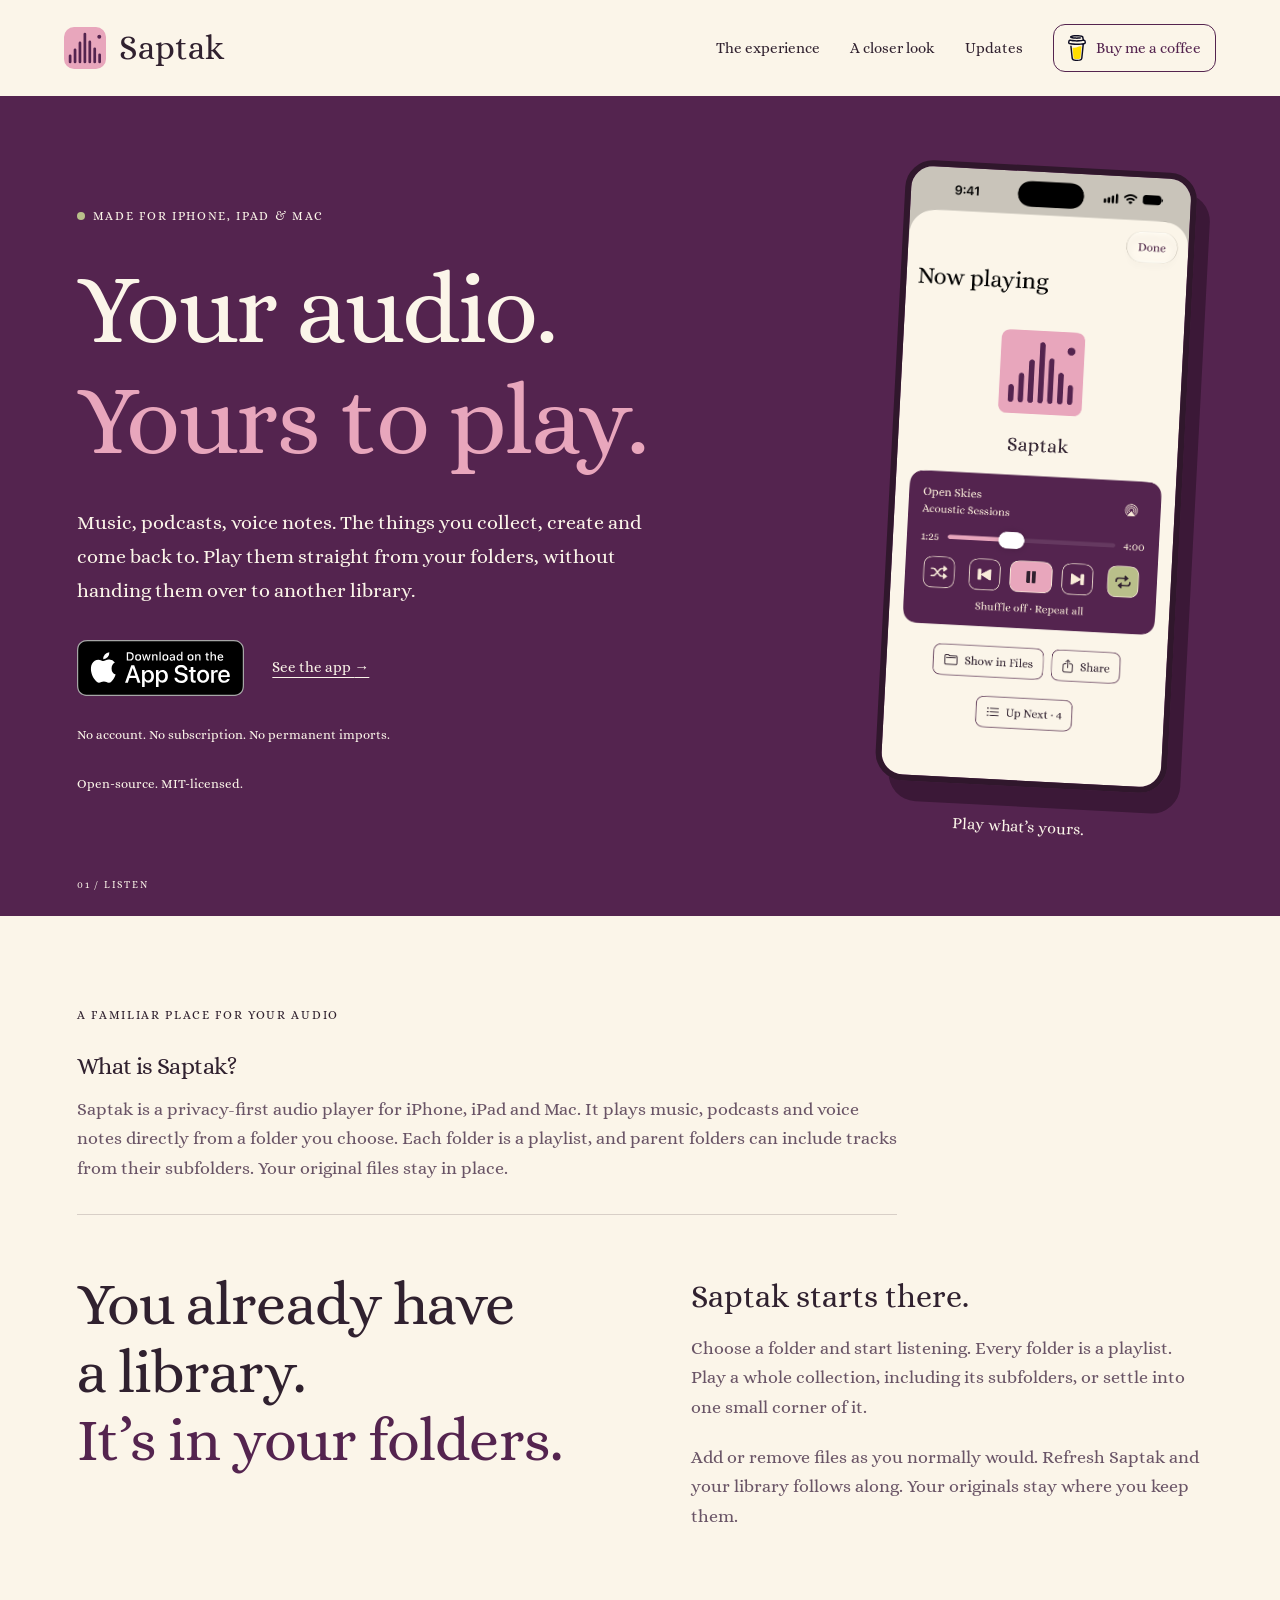
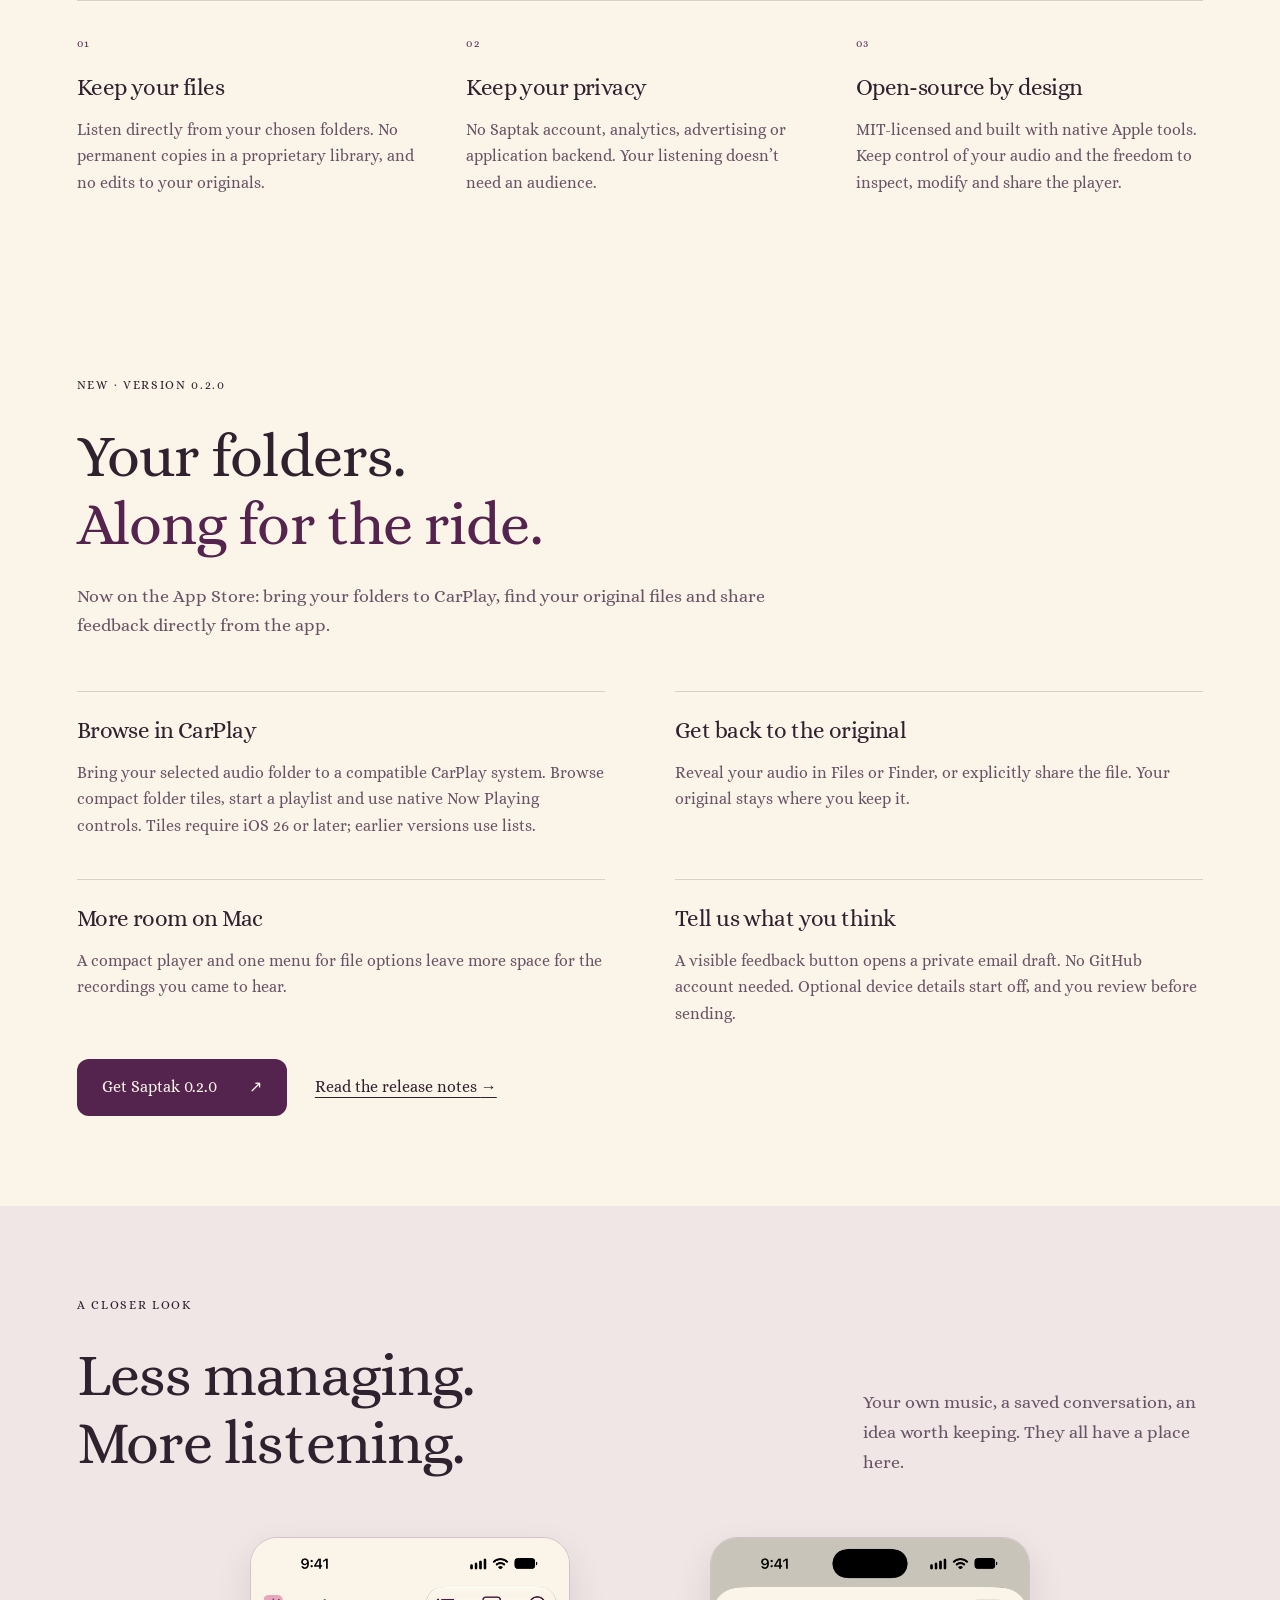
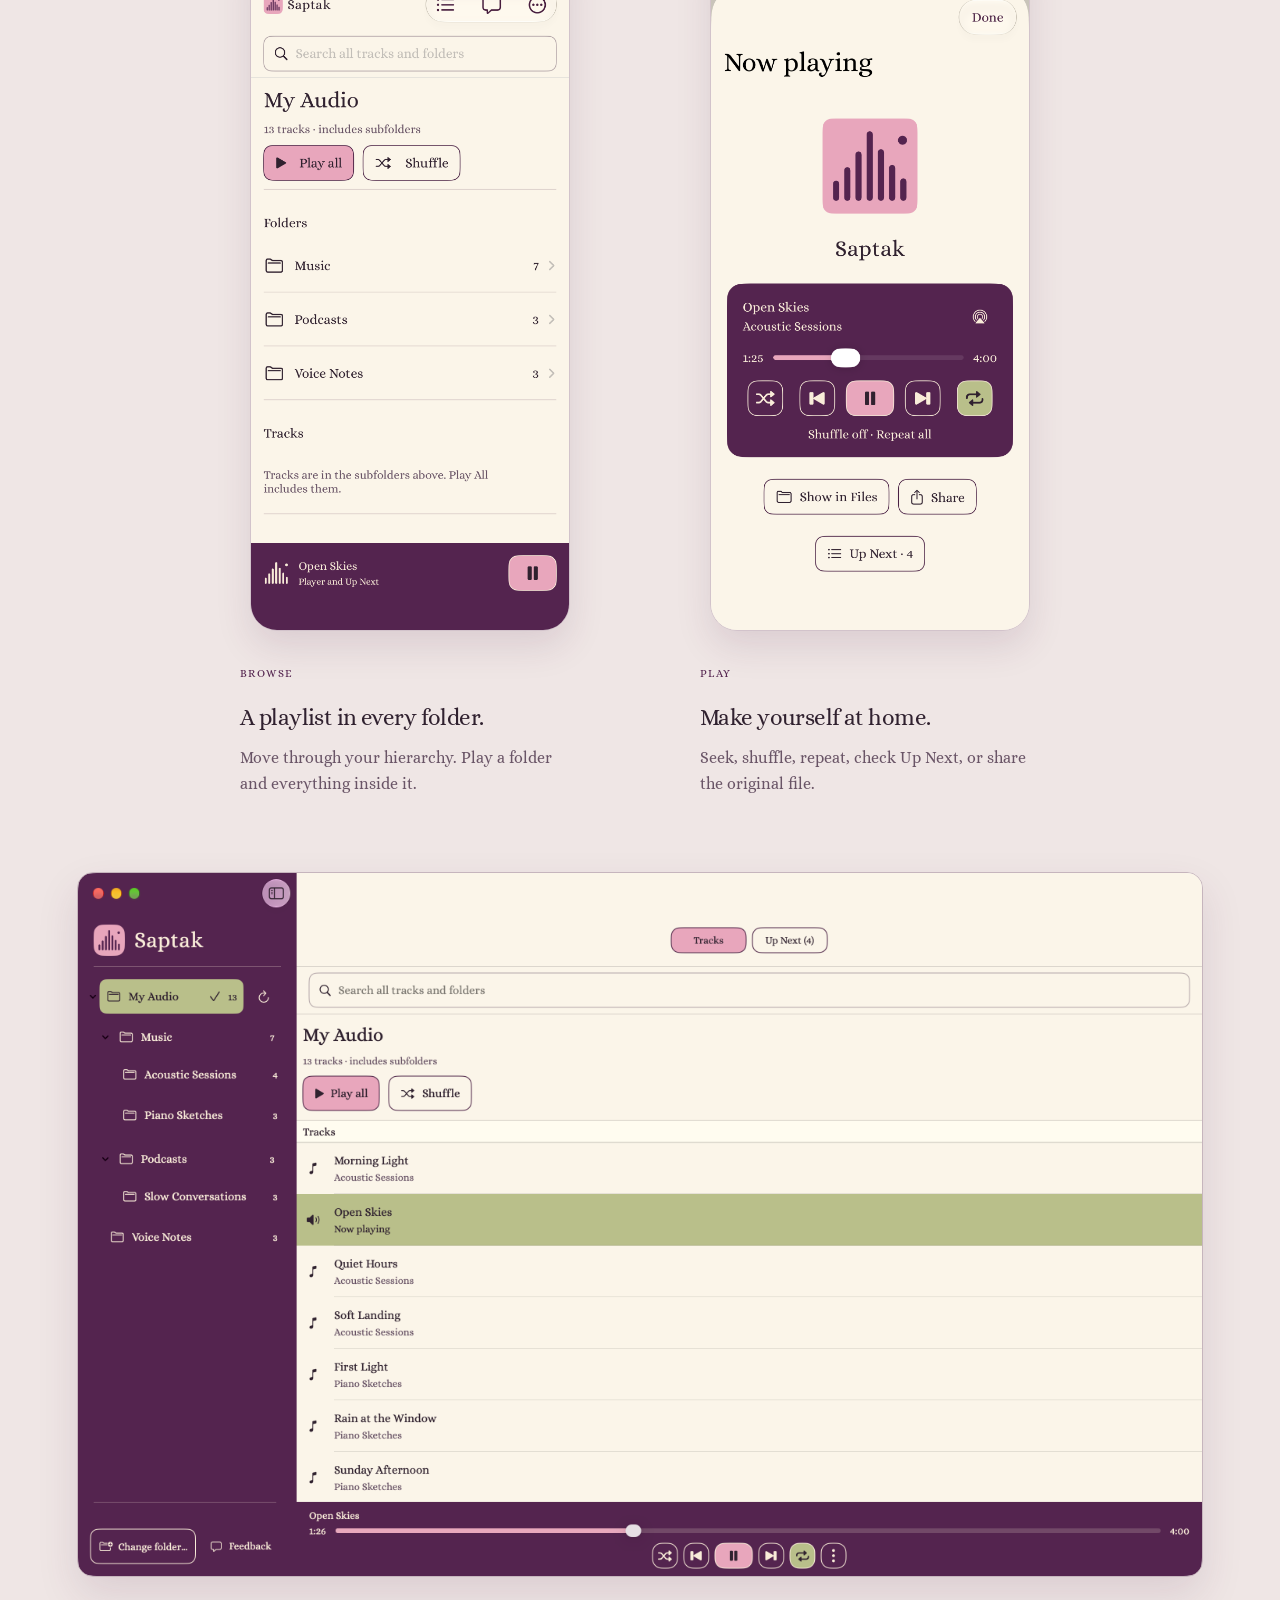
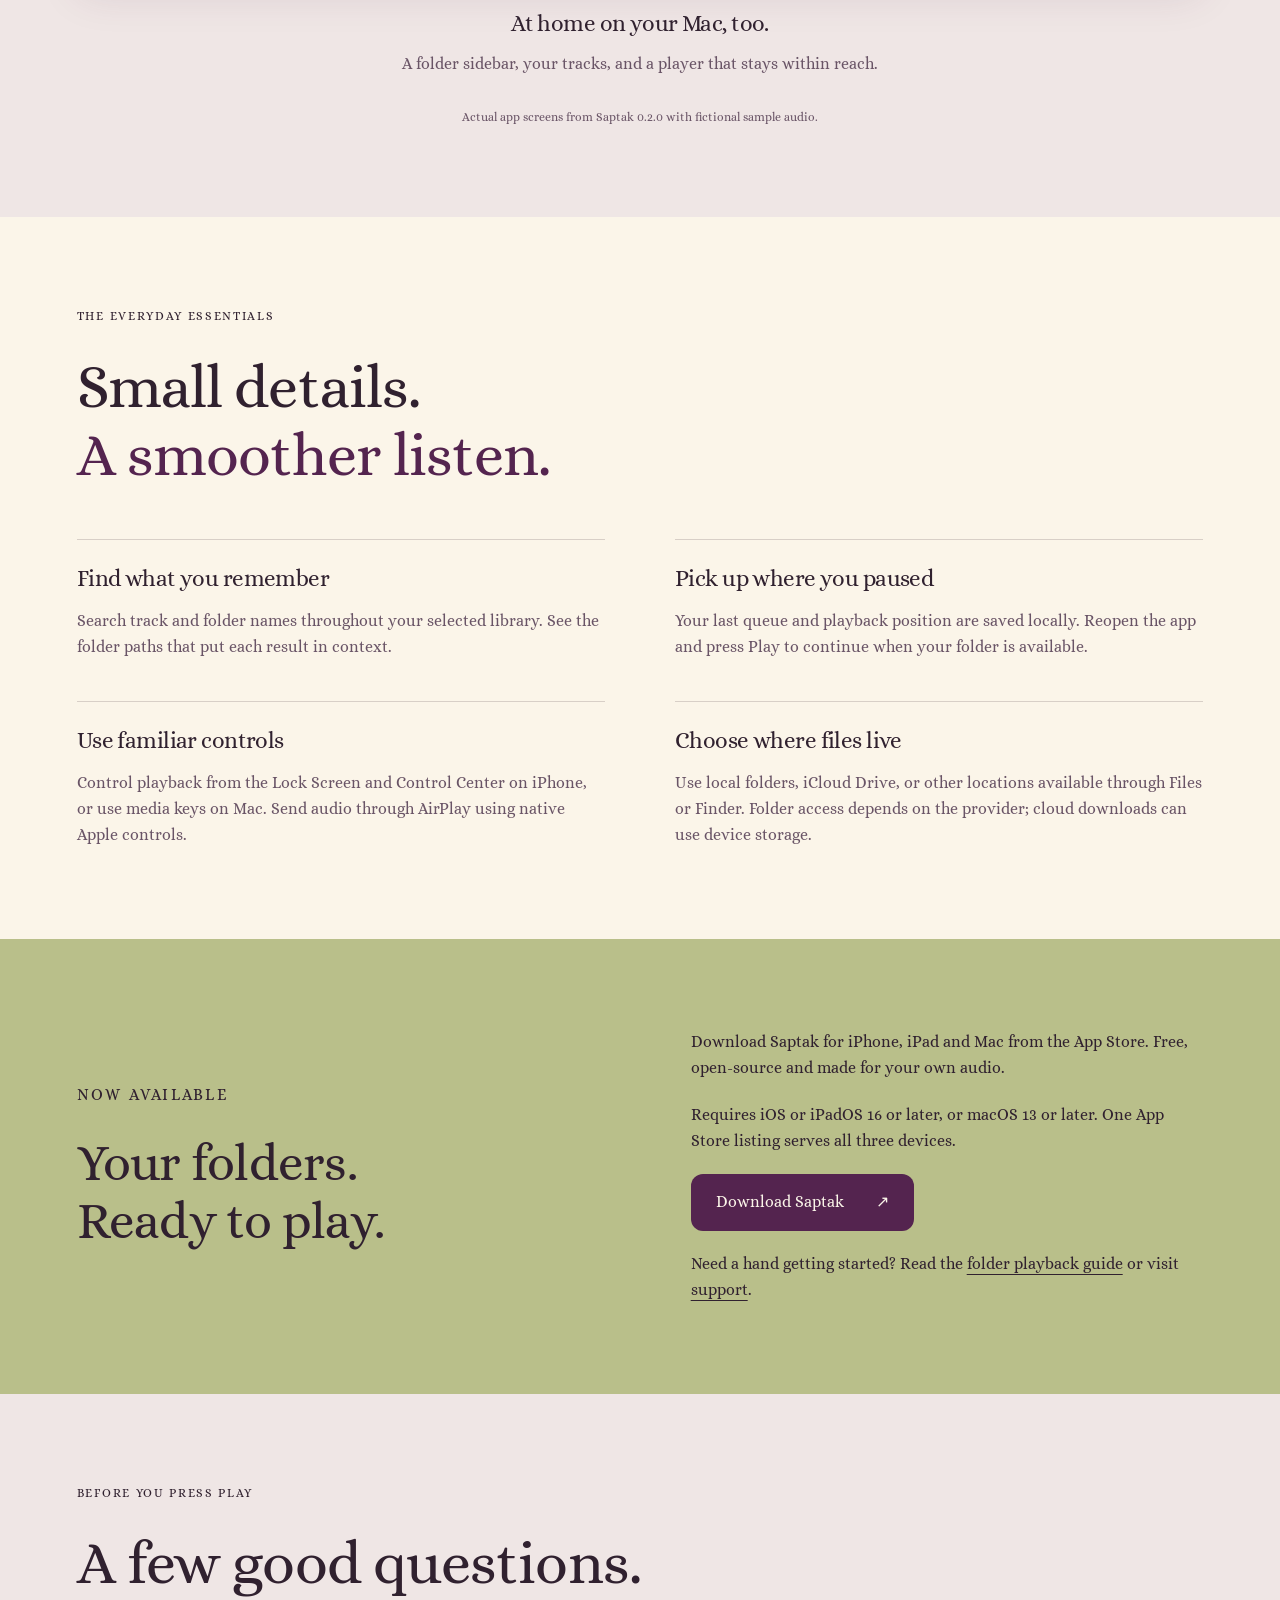
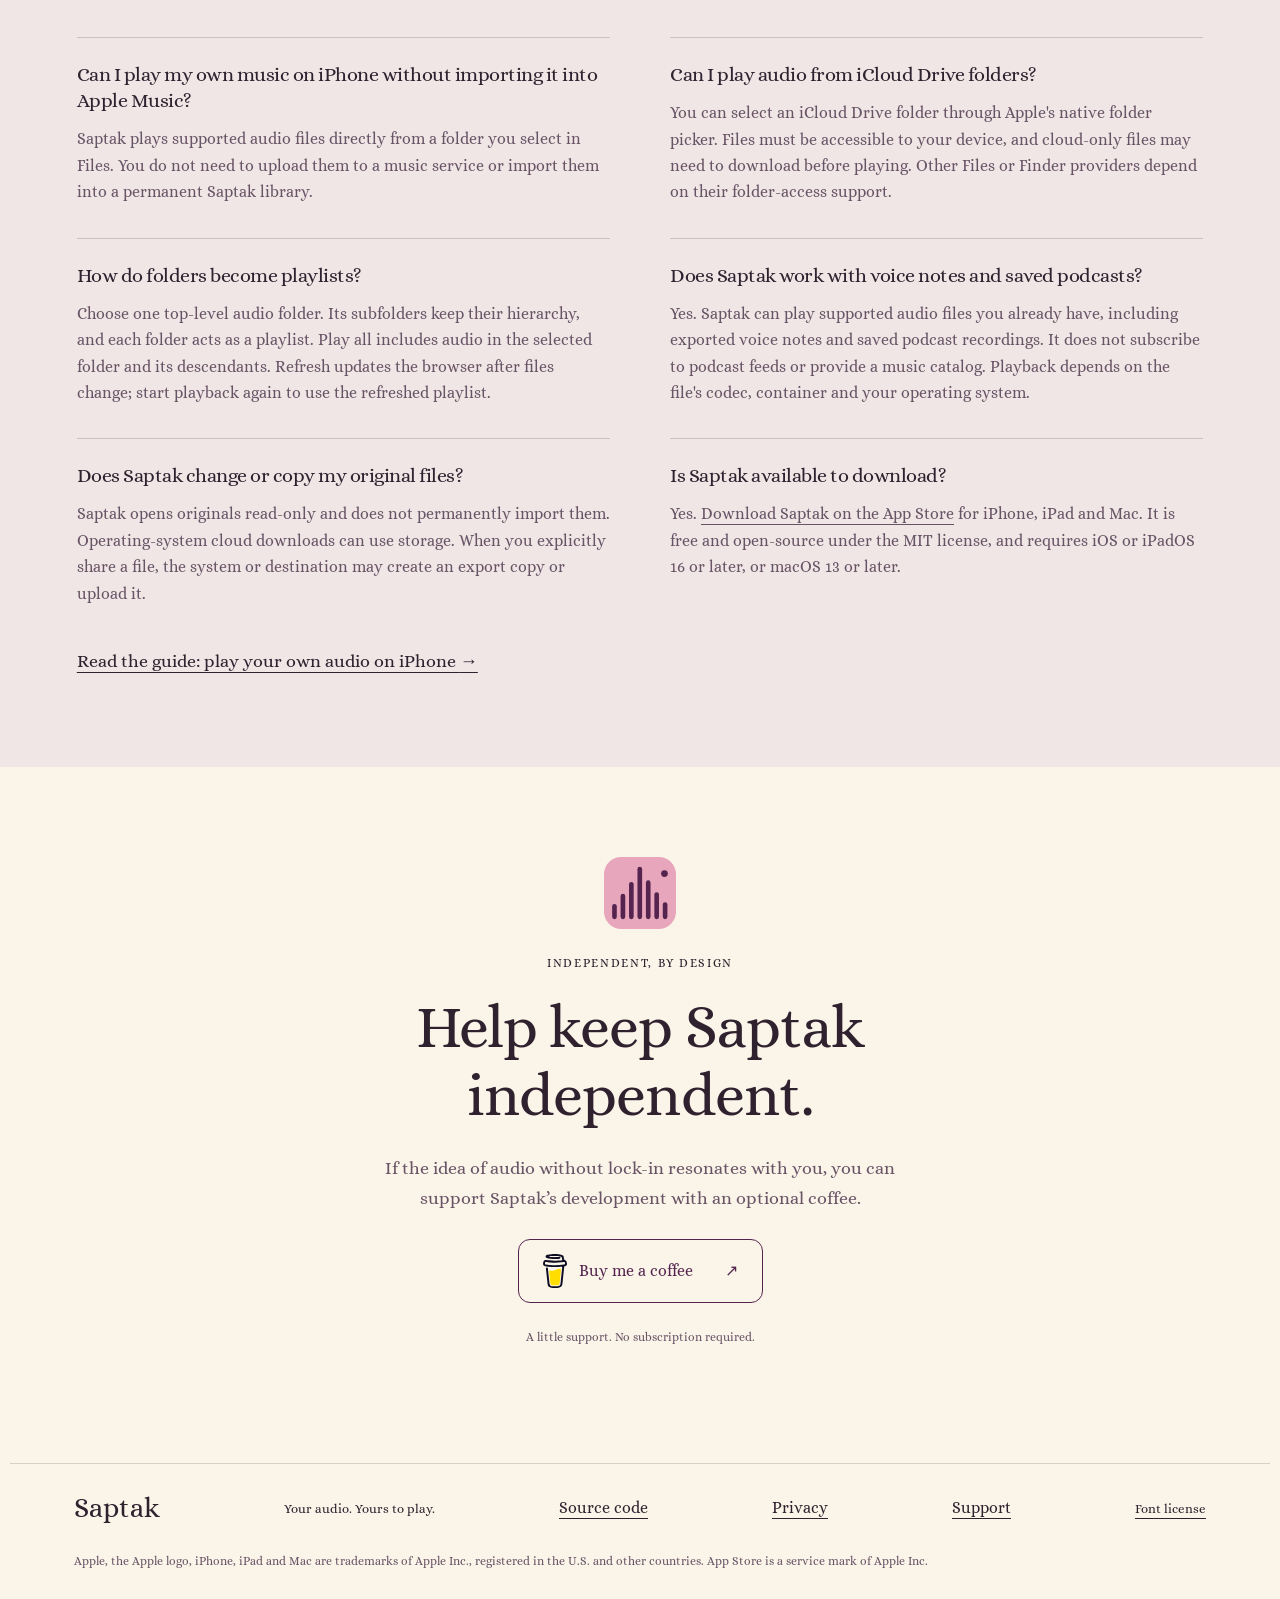
<file: index.html>
<!doctype html>
<html lang="en">
<head>
    <meta charset="utf-8">
    <meta name="viewport" content="width=device-width, initial-scale=1">
    <meta name="description" content="Play your own music, podcasts and voice notes on iPhone, iPad and Mac. Saptak turns folders into playlists, with no account or permanent imports.">
    <meta name="theme-color" content="#54244f">
    <meta property="og:title" content="Saptak — Your audio. Yours to play.">
    <meta property="og:description" content="Your audio. Yours to play. An open-source player for music, podcasts and voice notes on iPhone, iPad and Mac.">
    <meta property="og:type" content="website">
    <meta property="og:url" content="https://gogrinimish.github.io/Saptak/">
    <meta property="og:image" content="https://gogrinimish.github.io/Saptak/assets/saptak-share.png">
    <link rel="icon" href="assets/icon.svg" type="image/svg+xml">
    <link rel="stylesheet" href="styles.css">
    <title>Saptak — Play Your Own Audio on iPhone, iPad &amp; Mac</title>
    <script type="application/ld+json">
{
    "@context": "https://schema.org",
    "@type": "SoftwareApplication",
    "name": "Saptak",
    "description": "A privacy-first audio player for iPhone, iPad and Mac that plays user-owned audio directly from selected folders. Every folder is a playlist, including its subfolders.",
    "applicationCategory": "MultimediaApplication",
    "operatingSystem": "iOS 16 or later; iPadOS 16 or later; macOS 13 or later",
    "license": "https://opensource.org/license/mit",
    "featureList": [
        "Folder-based playlists with recursive playback",
        "Search track and folder names",
        "Shuffle, repeat, queue and seeking",
        "Native system playback controls and AirPlay",
        "Locally saved playback position",
        "Original-file sharing",
        "CarPlay folder browsing on iPhone",
        "Original-file reveal in Files and Finder",
        "Optional email feedback"
    ],
    "url": "https://gogrinimish.github.io/Saptak/",
    "codeRepository": "https://github.com/gogrinimish/Saptak",
    "softwareVersion": "0.2.0",
    "downloadUrl": "https://apps.apple.com/us/app/saptak/id6826395063",
    "installUrl": "https://apps.apple.com/us/app/saptak/id6826395063",
    "offers": {
        "@type": "Offer",
        "price": "0",
        "priceCurrency": "USD",
        "url": "https://apps.apple.com/us/app/saptak/id6826395063"
    },
    "@id": "https://gogrinimish.github.io/Saptak/#saptak",
    "sameAs": [
        "https://apps.apple.com/us/app/saptak/id6826395063",
        "https://github.com/gogrinimish/Saptak"
    ],
    "image": "https://gogrinimish.github.io/Saptak/assets/saptak-share.png"
}
    </script>
<link rel="canonical" href="https://gogrinimish.github.io/Saptak/">

    <meta property="og:site_name" content="Saptak">
    <meta property="og:image:width" content="1200">
    <meta property="og:image:height" content="630">
    <meta property="og:image:type" content="image/png">
    <meta property="og:image:alt" content="Saptak. Your audio. Yours to play. An open-source audio player.">
    <meta name="twitter:card" content="summary_large_image">
    <meta name="twitter:image" content="https://gogrinimish.github.io/Saptak/assets/saptak-share.png">
    <meta name="twitter:image:alt" content="Saptak. Your audio. Yours to play. An open-source audio player.">
</head>
<body>
    <a class="skip" href="#main">Skip to content</a>
    <header class="site-header">
        <a class="brand" href="./" aria-label="Saptak home"><img src="assets/icon.svg" width="42" height="42" alt=""><span>Saptak</span></a>
        <nav aria-label="Main navigation"><a href="#experience">The experience</a><a href="#screenshots">A closer look</a><a href="#updates">Updates</a><a class="header-coffee" href="https://www.buymeacoffee.com/HWRxT65O5I" aria-label="Support Saptak on Buy Me a Coffee"><img src="assets/buy-me-a-coffee.svg" width="16" height="23" alt="" aria-hidden="true"><span class="donation-label">Buy me a coffee</span><span class="donation-short-label" aria-hidden="true">Buy a coffee</span></a></nav>
    </header>
    <main id="main">
        <section class="hero" aria-labelledby="hero-title">
            <div class="hero-copy">
                <p class="eyebrow"><span class="status-dot" aria-hidden="true"></span>Made for iPhone, iPad &amp; Mac</p>
                <h1 id="hero-title">Your audio.<br><em>Yours to play.</em></h1>
                <p class="lead">Music, podcasts, voice notes. The things you collect, create and come back to. Play them straight from your folders, without handing them over to another library.</p>
                <div class="actions"><a class="app-store-badge" href="https://apps.apple.com/us/app/saptak/id6826395063"><img src="assets/app-store-badge.svg" width="168" height="56" alt="Download Saptak on the App Store for iPhone, iPad and Mac"></a><a class="text-link" href="#screenshots">See the app <span aria-hidden="true">→</span></a></div>
                <p class="hero-note">No account. No subscription. No permanent imports.</p>
                <p class="hero-note">Open-source. MIT-licensed.</p>
            </div>
            <figure class="hero-screen"><img src="assets/iphone-player.png" width="1206" height="2622" alt="Saptak's iPhone player playing Open Skies, with seeking, AirPlay, shuffle, repeat and sharing controls"><figcaption>Play what’s yours.</figcaption></figure>
            <span class="hero-number" aria-hidden="true">01 / LISTEN</span>
        </section>
        <section class="intro section-pad" id="experience" aria-labelledby="intro-title">
            <p class="eyebrow">A familiar place for your audio</p>
            <div class="product-summary"><h2 class="answer-heading">What is Saptak?</h2><p>Saptak is a privacy-first audio player for iPhone, iPad and Mac. It plays music, podcasts and voice notes directly from a folder you choose. Each folder is a playlist, and parent folders can include tracks from their subfolders. Your original files stay in place.</p></div>
            <div class="intro-grid"><h2 id="intro-title">You already have<br>a library.<br><em>It’s in your folders.</em></h2><div><p class="large-copy">Saptak starts there.</p><p>Choose a folder and start listening. Every folder is a playlist. Play a whole collection, including its subfolders, or settle into one small corner of it.</p><p>Add or remove files as you normally would. Refresh Saptak and your library follows along. Your originals stay where you keep them.</p></div></div>
            <div class="principles"><article><span class="step">01</span><h3>Keep your files</h3><p>Listen directly from your chosen folders. No permanent copies in a proprietary library, and no edits to your originals.</p></article><article><span class="step">02</span><h3>Keep your privacy</h3><p>No Saptak account, analytics, advertising or application backend. Your listening doesn’t need an audience.</p></article><article><span class="step">03</span><h3>Open-source by design</h3><p>MIT-licensed and built with native Apple tools. Keep control of your audio and the freedom to inspect, modify and share the player.</p></article></div>
        </section>
        <section class="details section-pad release-update" id="updates" aria-labelledby="updates-title">
            <p class="eyebrow">New · Version 0.2.0</p>
            <h2 id="updates-title">Your folders.<br><em>Along for the ride.</em></h2>
            <p class="release-status">Now on the App Store: bring your folders to CarPlay, find your original files and share feedback directly from the app.</p>
            <div class="feature-grid">
                <article><h3>Browse in CarPlay</h3><p>Bring your selected audio folder to a compatible CarPlay system. Browse compact folder tiles, start a playlist and use native Now Playing controls. Tiles require iOS 26 or later; earlier versions use lists.</p></article>
                <article><h3>Get back to the original</h3><p>Reveal your audio in Files or Finder, or explicitly share the file. Your original stays where you keep it.</p></article>
                <article><h3>More room on Mac</h3><p>A compact player and one menu for file options leave more space for the recordings you came to hear.</p></article>
                <article><h3>Tell us what you think</h3><p>A visible feedback button opens a private email draft. No GitHub account needed. Optional device details start off, and you review before sending.</p></article>
            </div>
            <div class="actions"><a class="button plum" href="https://apps.apple.com/us/app/saptak/id6826395063">Get Saptak 0.2.0 <span aria-hidden="true">↗</span></a><a href="release-notes.html">Read the release notes <span aria-hidden="true">→</span></a></div>
        </section>
        <section class="screens section-pad" id="screenshots" aria-labelledby="screens-title">
            <div class="section-heading"><div><p class="eyebrow">A closer look</p><h2 id="screens-title">Less managing.<br><em>More listening.</em></h2></div><p>Your own music, a saved conversation, an idea worth keeping. They all have a place here.</p></div>
            <div class="phone-grid"><figure><a href="assets/iphone-library.png" aria-label="View the full iPhone folder browser screenshot"><img loading="lazy" src="assets/iphone-library.png" width="1206" height="2622" alt="Saptak folder browser with Music, Podcasts and Voice Notes, plus Play all and Shuffle"></a><figcaption><span class="step">BROWSE</span><h3>A playlist in every folder.</h3><p>Move through your hierarchy. Play a folder and everything inside it.</p></figcaption></figure><figure><a href="assets/iphone-player.png" aria-label="View the full iPhone player screenshot"><img loading="lazy" src="assets/iphone-player.png" width="1206" height="2622" alt="Now playing in Saptak, with playback progress, repeat all, AirPlay and original-file sharing"></a><figcaption><span class="step">PLAY</span><h3>Make yourself at home.</h3><p>Seek, shuffle, repeat, check Up Next, or share the original file.</p></figcaption></figure></div>
            <figure class="mac-shot"><a href="assets/mac-library.png" aria-label="View the full Mac screenshot"><img loading="lazy" src="assets/mac-library.png" width="2880" height="1800" alt="Saptak on Mac with nested music and podcast folders, track search, Up Next and playback controls"></a><figcaption><h3>At home on your Mac, too.</h3><p>A folder sidebar, your tracks, and a player that stays within reach.</p></figcaption></figure>
            <p class="caption-note">Actual app screens from Saptak 0.2.0 with fictional sample audio.</p>
        </section>
        <section class="details section-pad" aria-labelledby="details-title"><p class="eyebrow">The everyday essentials</p><h2 id="details-title">Small details.<br><em>A smoother listen.</em></h2><div class="feature-grid"><article><h3>Find what you remember</h3><p>Search track and folder names throughout your selected library. See the folder paths that put each result in context.</p></article><article><h3>Pick up where you paused</h3><p>Your last queue and playback position are saved locally. Reopen the app and press Play to continue when your folder is available.</p></article><article><h3>Use familiar controls</h3><p>Control playback from the Lock Screen and Control Center on iPhone, or use media keys on Mac. Send audio through AirPlay using native Apple controls.</p></article><article><h3>Choose where files live</h3><p>Use local folders, iCloud Drive, or other locations available through Files or Finder. Folder access depends on the provider; cloud downloads can use device storage.</p></article></div></section>
        <section class="availability section-pad" id="availability" aria-labelledby="availability-title"><div><p class="eyebrow">Now available</p><h2 id="availability-title">Your folders.<br><em>Ready to play.</em></h2></div><div><p>Download Saptak for iPhone, iPad and Mac from the App Store. Free, open-source and made for your own audio.</p><p>Requires iOS or iPadOS 16 or later, or macOS 13 or later. One App Store listing serves all three devices.</p><p><a class="button plum" href="https://apps.apple.com/us/app/saptak/id6826395063">Download Saptak <span aria-hidden="true">↗</span></a></p><p>Need a hand getting started? Read the <a href="guides/play-your-own-audio-on-iphone.html">folder playback guide</a> or visit <a href="support.html">support</a>.</p></div></section>
        <section class="questions section-pad" id="questions" aria-labelledby="questions-title">
            <p class="eyebrow">Before you press Play</p>
            <h2 id="questions-title">A few good questions.</h2>
            <div class="answer-list">
                <article><h3>Can I play my own music on iPhone without importing it into Apple Music?</h3><p>Saptak plays supported audio files directly from a folder you select in Files. You do not need to upload them to a music service or import them into a permanent Saptak library.</p></article>
                <article><h3>Can I play audio from iCloud Drive folders?</h3><p>You can select an iCloud Drive folder through Apple's native folder picker. Files must be accessible to your device, and cloud-only files may need to download before playing. Other Files or Finder providers depend on their folder-access support.</p></article>
                <article><h3>How do folders become playlists?</h3><p>Choose one top-level audio folder. Its subfolders keep their hierarchy, and each folder acts as a playlist. Play all includes audio in the selected folder and its descendants. Refresh updates the browser after files change; start playback again to use the refreshed playlist.</p></article>
                <article><h3>Does Saptak work with voice notes and saved podcasts?</h3><p>Yes. Saptak can play supported audio files you already have, including exported voice notes and saved podcast recordings. It does not subscribe to podcast feeds or provide a music catalog. Playback depends on the file's codec, container and your operating system.</p></article>
                <article><h3>Does Saptak change or copy my original files?</h3><p>Saptak opens originals read-only and does not permanently import them. Operating-system cloud downloads can use storage. When you explicitly share a file, the system or destination may create an export copy or upload it.</p></article>
                <article><h3>Is Saptak available to download?</h3><p>Yes. <a href="https://apps.apple.com/us/app/saptak/id6826395063">Download Saptak on the App Store</a> for iPhone, iPad and Mac. It is free and open-source under the MIT license, and requires iOS or iPadOS 16 or later, or macOS 13 or later.</p></article>
            </div>
            <p class="guide-link"><a href="guides/play-your-own-audio-on-iphone.html">Read the guide: play your own audio on iPhone <span aria-hidden="true">→</span></a></p>
        </section>
        <section class="support section-pad" id="support" aria-labelledby="support-title"><img src="assets/icon.svg" width="72" height="72" alt=""><p class="eyebrow">Independent, by design</p><h2 id="support-title">Help keep Saptak<br><em>independent.</em></h2><p>If the idea of audio without lock-in resonates with you, you can support Saptak’s development with an optional coffee.</p><a class="button coffee-button" href="https://www.buymeacoffee.com/HWRxT65O5I"><span class="button-label"><img class="coffee-logo" src="assets/buy-me-a-coffee.svg" width="24" height="35" alt="" aria-hidden="true">Buy me a coffee</span><span aria-hidden="true">↗</span></a><p class="support-note">A little support. No subscription required.</p></section>
    </main>
    <footer><a class="brand" href="./"><span>Saptak</span></a><p>Your audio. Yours to play.</p><a href="https://github.com/gogrinimish/Saptak">Source code</a><a href="privacy.html">Privacy</a><a href="support.html">Support</a><a href="assets/fonts/OFL.txt">Font license</a></footer><p class="brand-credits">Apple, the Apple logo, iPhone, iPad and Mac are trademarks of Apple Inc., registered in the U.S. and other countries. App Store is a service mark of Apple Inc.</p>
</body>
</html>
</file>
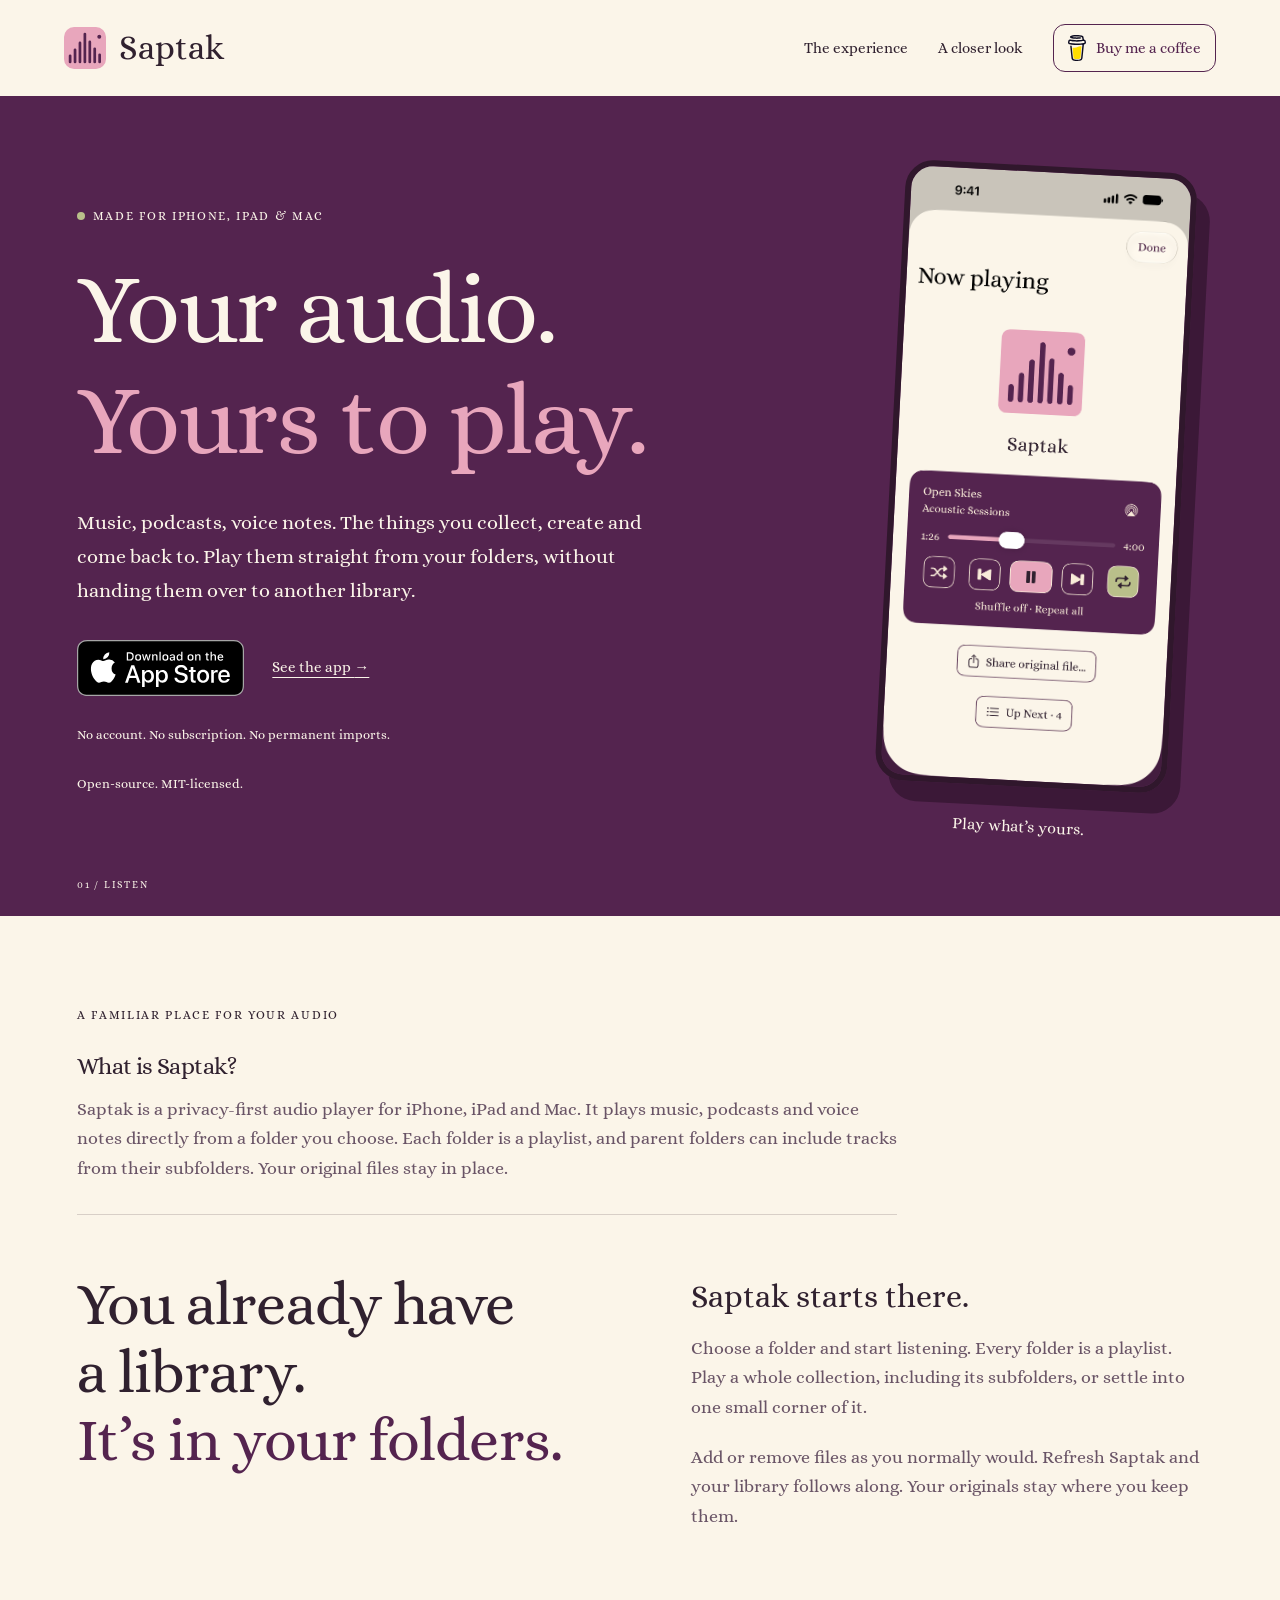
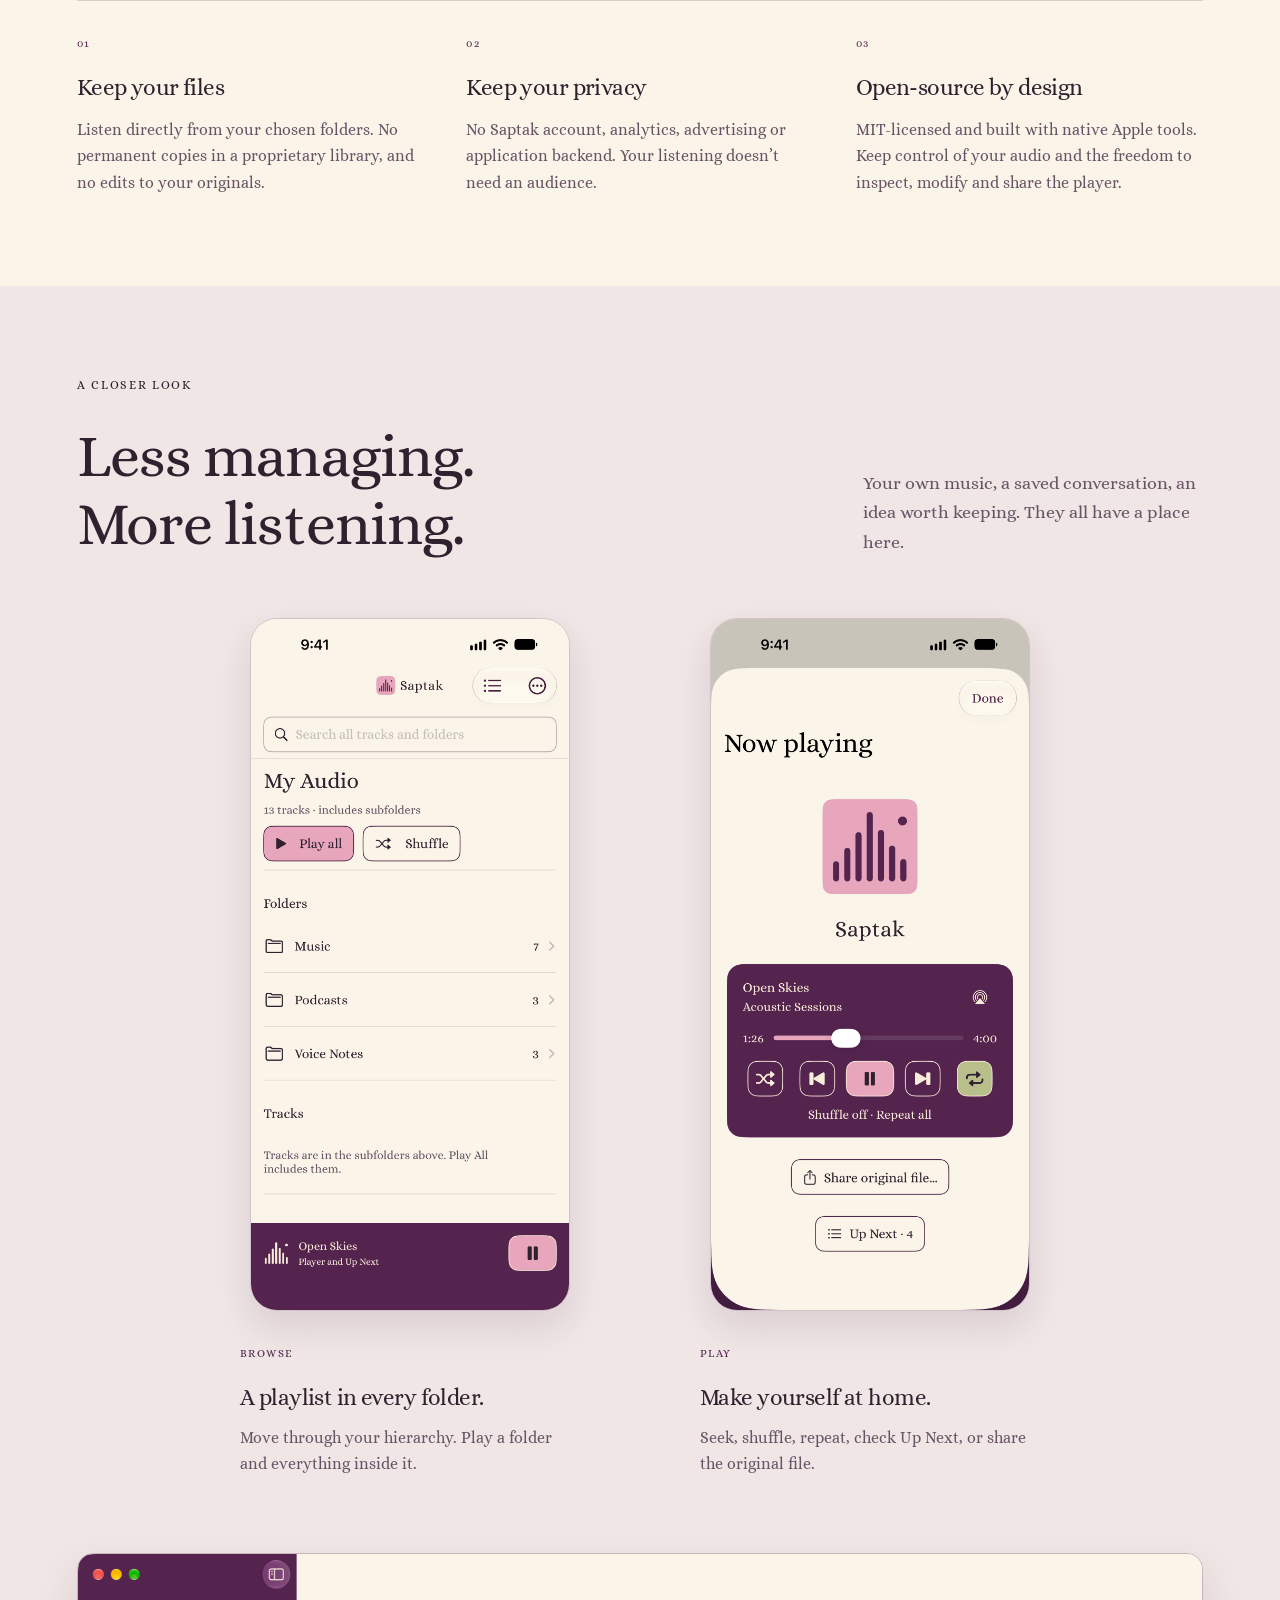
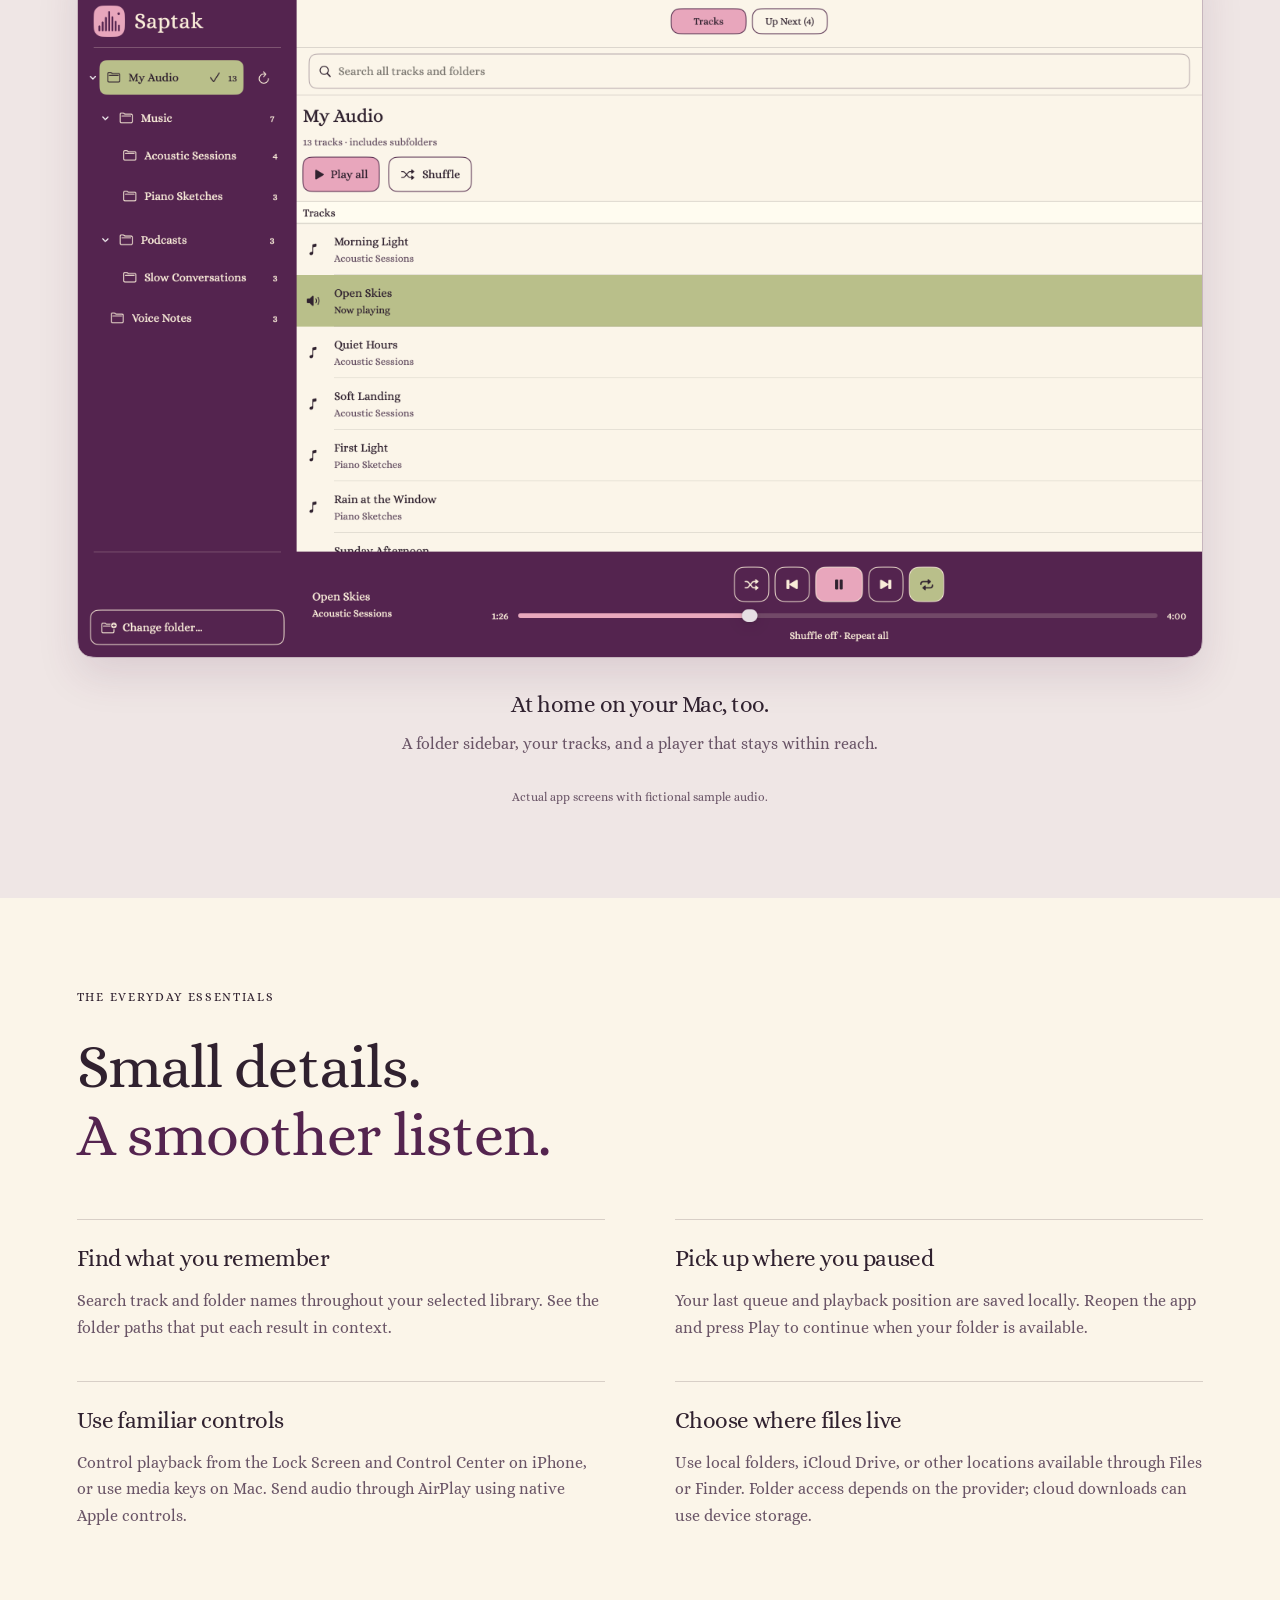
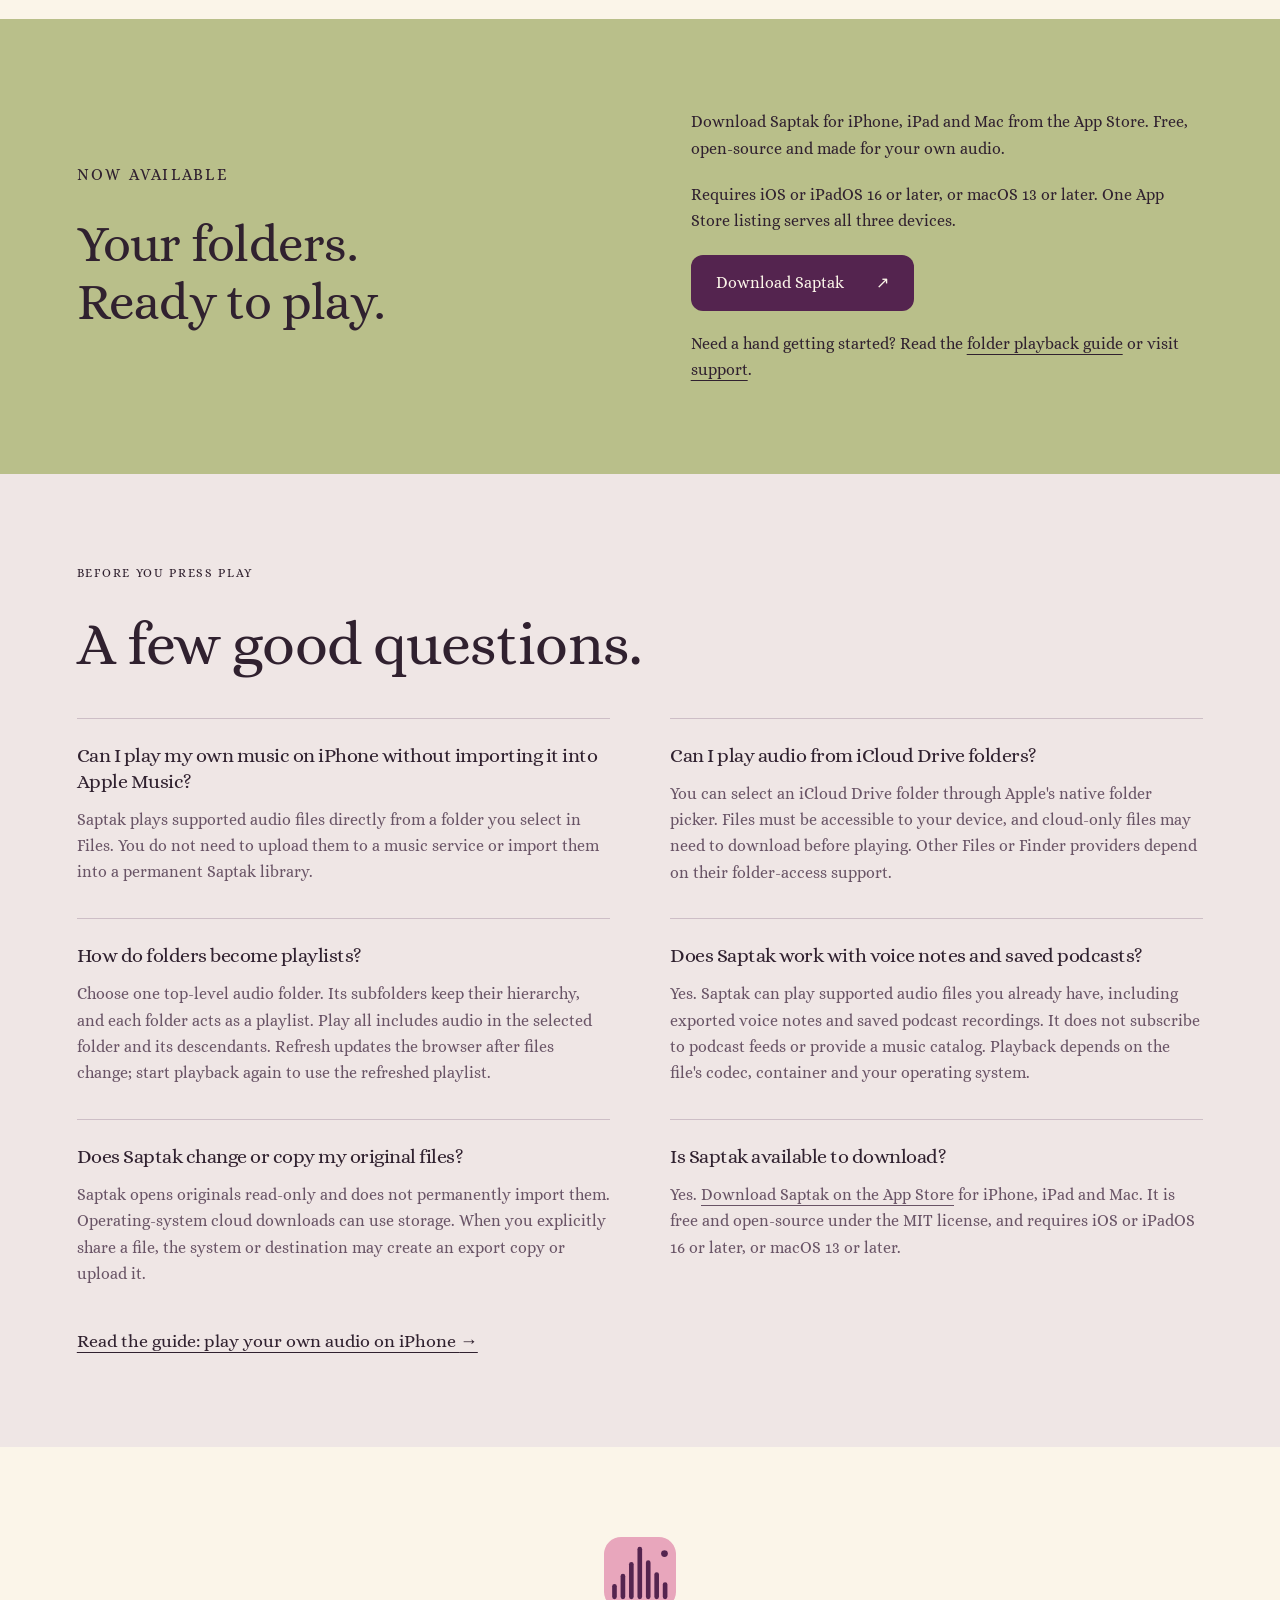
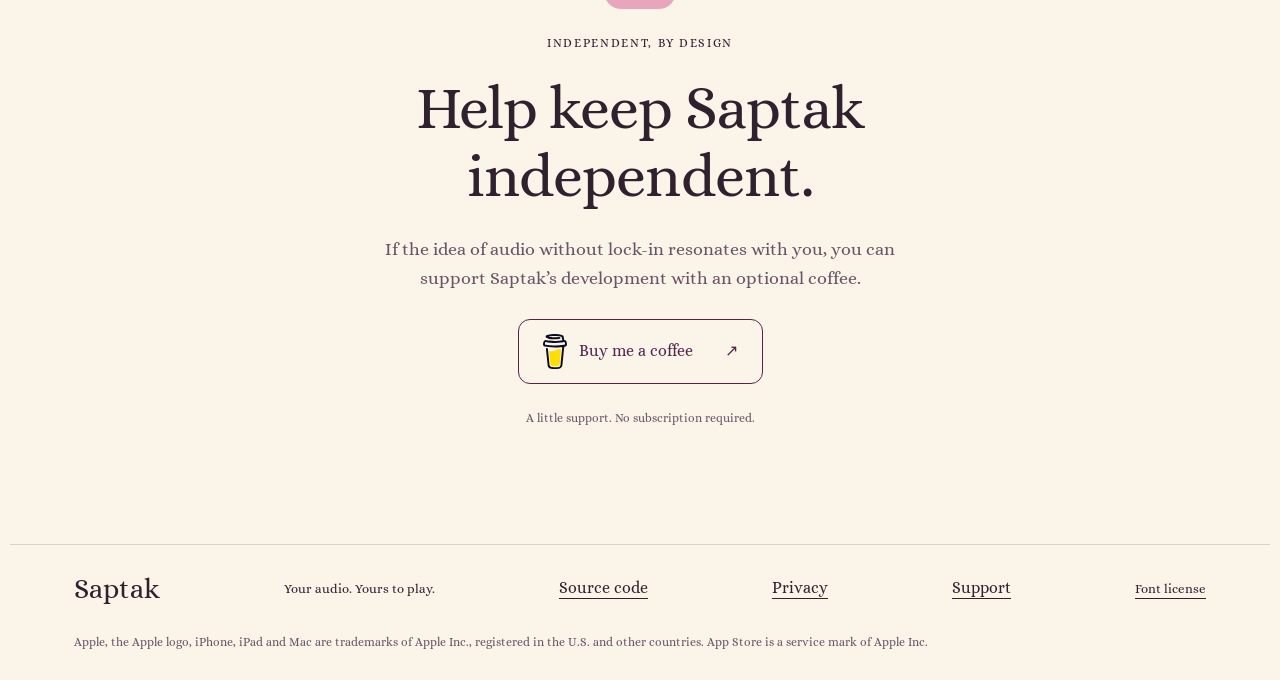
<file: site/index.html>
<!doctype html>
<html lang="en">
<head>
    <meta charset="utf-8">
    <meta name="viewport" content="width=device-width, initial-scale=1">
    <meta name="description" content="Play your own music, podcasts and voice notes on iPhone, iPad and Mac. Saptak turns folders into playlists, with no account or permanent imports.">
    <meta name="theme-color" content="#54244f">
    <meta property="og:title" content="Saptak — Your audio. Yours to play.">
    <meta property="og:description" content="Your audio. Yours to play. An open-source player for music, podcasts and voice notes on iPhone, iPad and Mac.">
    <meta property="og:type" content="website">
    <meta property="og:url" content="https://gogrinimish.github.io/Saptak/">
    <meta property="og:image" content="https://gogrinimish.github.io/Saptak/assets/saptak-share.png">
    <link rel="icon" href="assets/icon.svg" type="image/svg+xml">
    <link rel="stylesheet" href="styles.css">
    <title>Saptak — Play Your Own Audio on iPhone, iPad &amp; Mac</title>
    <script type="application/ld+json">
{
    "@context": "https://schema.org",
    "@type": "SoftwareApplication",
    "name": "Saptak",
    "description": "A privacy-first audio player for iPhone, iPad and Mac that plays user-owned audio directly from selected folders. Every folder is a playlist, including its subfolders.",
    "applicationCategory": "MultimediaApplication",
    "operatingSystem": "iOS 16 or later; iPadOS 16 or later; macOS 13 or later",
    "license": "https://opensource.org/license/mit",
    "featureList": [
        "Folder-based playlists with recursive playback",
        "Search track and folder names",
        "Shuffle, repeat, queue and seeking",
        "Native system playback controls and AirPlay",
        "Locally saved playback position",
        "Original-file sharing"
    ],
    "url": "https://gogrinimish.github.io/Saptak/",
    "codeRepository": "https://github.com/gogrinimish/Saptak",
    "softwareVersion": "0.1.0",
    "downloadUrl": "https://apps.apple.com/us/app/saptak/id6826395063",
    "installUrl": "https://apps.apple.com/us/app/saptak/id6826395063",
    "offers": {
        "@type": "Offer",
        "price": "0",
        "priceCurrency": "USD",
        "url": "https://apps.apple.com/us/app/saptak/id6826395063"
    },
    "@id": "https://gogrinimish.github.io/Saptak/#saptak",
    "sameAs": [
        "https://apps.apple.com/us/app/saptak/id6826395063",
        "https://github.com/gogrinimish/Saptak"
    ],
    "image": "https://gogrinimish.github.io/Saptak/assets/saptak-share.png"
}
    </script>
<link rel="canonical" href="https://gogrinimish.github.io/Saptak/">

    <meta property="og:site_name" content="Saptak">
    <meta property="og:image:width" content="1200">
    <meta property="og:image:height" content="630">
    <meta property="og:image:type" content="image/png">
    <meta property="og:image:alt" content="Saptak. Your audio. Yours to play. An open-source audio player.">
    <meta name="twitter:card" content="summary_large_image">
    <meta name="twitter:image" content="https://gogrinimish.github.io/Saptak/assets/saptak-share.png">
    <meta name="twitter:image:alt" content="Saptak. Your audio. Yours to play. An open-source audio player.">
</head>
<body>
    <a class="skip" href="#main">Skip to content</a>
    <header class="site-header">
        <a class="brand" href="./" aria-label="Saptak home"><img src="assets/icon.svg" width="42" height="42" alt=""><span>Saptak</span></a>
        <nav aria-label="Main navigation"><a href="#experience">The experience</a><a href="#screenshots">A closer look</a><a class="header-coffee" href="https://www.buymeacoffee.com/HWRxT65O5I" aria-label="Support Saptak on Buy Me a Coffee"><img src="assets/buy-me-a-coffee.svg" width="16" height="23" alt="" aria-hidden="true"><span class="donation-label">Buy me a coffee</span><span class="donation-short-label" aria-hidden="true">Buy a coffee</span></a></nav>
    </header>
    <main id="main">
        <section class="hero" aria-labelledby="hero-title">
            <div class="hero-copy">
                <p class="eyebrow"><span class="status-dot" aria-hidden="true"></span>Made for iPhone, iPad &amp; Mac</p>
                <h1 id="hero-title">Your audio.<br><em>Yours to play.</em></h1>
                <p class="lead">Music, podcasts, voice notes. The things you collect, create and come back to. Play them straight from your folders, without handing them over to another library.</p>
                <div class="actions"><a class="app-store-badge" href="https://apps.apple.com/us/app/saptak/id6826395063"><img src="assets/app-store-badge.svg" width="168" height="56" alt="Download Saptak on the App Store for iPhone, iPad and Mac"></a><a class="text-link" href="#screenshots">See the app <span aria-hidden="true">→</span></a></div>
                <p class="hero-note">No account. No subscription. No permanent imports.</p>
                <p class="hero-note">Open-source. MIT-licensed.</p>
            </div>
            <figure class="hero-screen"><img src="assets/iphone-player.png" width="1206" height="2622" alt="Saptak's iPhone player playing Open Skies, with seeking, AirPlay, shuffle, repeat and sharing controls"><figcaption>Play what’s yours.</figcaption></figure>
            <span class="hero-number" aria-hidden="true">01 / LISTEN</span>
        </section>
        <section class="intro section-pad" id="experience" aria-labelledby="intro-title">
            <p class="eyebrow">A familiar place for your audio</p>
            <div class="product-summary"><h2 class="answer-heading">What is Saptak?</h2><p>Saptak is a privacy-first audio player for iPhone, iPad and Mac. It plays music, podcasts and voice notes directly from a folder you choose. Each folder is a playlist, and parent folders can include tracks from their subfolders. Your original files stay in place.</p></div>
            <div class="intro-grid"><h2 id="intro-title">You already have<br>a library.<br><em>It’s in your folders.</em></h2><div><p class="large-copy">Saptak starts there.</p><p>Choose a folder and start listening. Every folder is a playlist. Play a whole collection, including its subfolders, or settle into one small corner of it.</p><p>Add or remove files as you normally would. Refresh Saptak and your library follows along. Your originals stay where you keep them.</p></div></div>
            <div class="principles"><article><span class="step">01</span><h3>Keep your files</h3><p>Listen directly from your chosen folders. No permanent copies in a proprietary library, and no edits to your originals.</p></article><article><span class="step">02</span><h3>Keep your privacy</h3><p>No Saptak account, analytics, advertising or application backend. Your listening doesn’t need an audience.</p></article><article><span class="step">03</span><h3>Open-source by design</h3><p>MIT-licensed and built with native Apple tools. Keep control of your audio and the freedom to inspect, modify and share the player.</p></article></div>
        </section>
        <section class="screens section-pad" id="screenshots" aria-labelledby="screens-title">
            <div class="section-heading"><div><p class="eyebrow">A closer look</p><h2 id="screens-title">Less managing.<br><em>More listening.</em></h2></div><p>Your own music, a saved conversation, an idea worth keeping. They all have a place here.</p></div>
            <div class="phone-grid"><figure><a href="assets/iphone-library.png" aria-label="View the full iPhone folder browser screenshot"><img loading="lazy" src="assets/iphone-library.png" width="1206" height="2622" alt="Saptak folder browser with Music, Podcasts and Voice Notes, plus Play all and Shuffle"></a><figcaption><span class="step">BROWSE</span><h3>A playlist in every folder.</h3><p>Move through your hierarchy. Play a folder and everything inside it.</p></figcaption></figure><figure><a href="assets/iphone-player.png" aria-label="View the full iPhone player screenshot"><img loading="lazy" src="assets/iphone-player.png" width="1206" height="2622" alt="Now playing in Saptak, with playback progress, repeat all, AirPlay and original-file sharing"></a><figcaption><span class="step">PLAY</span><h3>Make yourself at home.</h3><p>Seek, shuffle, repeat, check Up Next, or share the original file.</p></figcaption></figure></div>
            <figure class="mac-shot"><a href="assets/mac-library.png" aria-label="View the full Mac screenshot"><img loading="lazy" src="assets/mac-library.png" width="2880" height="1800" alt="Saptak on Mac with nested music and podcast folders, track search, Up Next and playback controls"></a><figcaption><h3>At home on your Mac, too.</h3><p>A folder sidebar, your tracks, and a player that stays within reach.</p></figcaption></figure>
            <p class="caption-note">Actual app screens with fictional sample audio.</p>
        </section>
        <section class="details section-pad" aria-labelledby="details-title"><p class="eyebrow">The everyday essentials</p><h2 id="details-title">Small details.<br><em>A smoother listen.</em></h2><div class="feature-grid"><article><h3>Find what you remember</h3><p>Search track and folder names throughout your selected library. See the folder paths that put each result in context.</p></article><article><h3>Pick up where you paused</h3><p>Your last queue and playback position are saved locally. Reopen the app and press Play to continue when your folder is available.</p></article><article><h3>Use familiar controls</h3><p>Control playback from the Lock Screen and Control Center on iPhone, or use media keys on Mac. Send audio through AirPlay using native Apple controls.</p></article><article><h3>Choose where files live</h3><p>Use local folders, iCloud Drive, or other locations available through Files or Finder. Folder access depends on the provider; cloud downloads can use device storage.</p></article></div></section>
        <section class="availability section-pad" id="availability" aria-labelledby="availability-title"><div><p class="eyebrow">Now available</p><h2 id="availability-title">Your folders.<br><em>Ready to play.</em></h2></div><div><p>Download Saptak for iPhone, iPad and Mac from the App Store. Free, open-source and made for your own audio.</p><p>Requires iOS or iPadOS 16 or later, or macOS 13 or later. One App Store listing serves all three devices.</p><p><a class="button plum" href="https://apps.apple.com/us/app/saptak/id6826395063">Download Saptak <span aria-hidden="true">↗</span></a></p><p>Need a hand getting started? Read the <a href="guides/play-your-own-audio-on-iphone.html">folder playback guide</a> or visit <a href="support.html">support</a>.</p></div></section>
        <section class="questions section-pad" id="questions" aria-labelledby="questions-title">
            <p class="eyebrow">Before you press Play</p>
            <h2 id="questions-title">A few good questions.</h2>
            <div class="answer-list">
                <article><h3>Can I play my own music on iPhone without importing it into Apple Music?</h3><p>Saptak plays supported audio files directly from a folder you select in Files. You do not need to upload them to a music service or import them into a permanent Saptak library.</p></article>
                <article><h3>Can I play audio from iCloud Drive folders?</h3><p>You can select an iCloud Drive folder through Apple's native folder picker. Files must be accessible to your device, and cloud-only files may need to download before playing. Other Files or Finder providers depend on their folder-access support.</p></article>
                <article><h3>How do folders become playlists?</h3><p>Choose one top-level audio folder. Its subfolders keep their hierarchy, and each folder acts as a playlist. Play all includes audio in the selected folder and its descendants. Refresh updates the browser after files change; start playback again to use the refreshed playlist.</p></article>
                <article><h3>Does Saptak work with voice notes and saved podcasts?</h3><p>Yes. Saptak can play supported audio files you already have, including exported voice notes and saved podcast recordings. It does not subscribe to podcast feeds or provide a music catalog. Playback depends on the file's codec, container and your operating system.</p></article>
                <article><h3>Does Saptak change or copy my original files?</h3><p>Saptak opens originals read-only and does not permanently import them. Operating-system cloud downloads can use storage. When you explicitly share a file, the system or destination may create an export copy or upload it.</p></article>
                <article><h3>Is Saptak available to download?</h3><p>Yes. <a href="https://apps.apple.com/us/app/saptak/id6826395063">Download Saptak on the App Store</a> for iPhone, iPad and Mac. It is free and open-source under the MIT license, and requires iOS or iPadOS 16 or later, or macOS 13 or later.</p></article>
            </div>
            <p class="guide-link"><a href="guides/play-your-own-audio-on-iphone.html">Read the guide: play your own audio on iPhone <span aria-hidden="true">→</span></a></p>
        </section>
        <section class="support section-pad" id="support" aria-labelledby="support-title"><img src="assets/icon.svg" width="72" height="72" alt=""><p class="eyebrow">Independent, by design</p><h2 id="support-title">Help keep Saptak<br><em>independent.</em></h2><p>If the idea of audio without lock-in resonates with you, you can support Saptak’s development with an optional coffee.</p><a class="button coffee-button" href="https://www.buymeacoffee.com/HWRxT65O5I"><span class="button-label"><img class="coffee-logo" src="assets/buy-me-a-coffee.svg" width="24" height="35" alt="" aria-hidden="true">Buy me a coffee</span><span aria-hidden="true">↗</span></a><p class="support-note">A little support. No subscription required.</p></section>
    </main>
    <footer><a class="brand" href="./"><span>Saptak</span></a><p>Your audio. Yours to play.</p><a href="https://github.com/gogrinimish/Saptak">Source code</a><a href="privacy.html">Privacy</a><a href="support.html">Support</a><a href="assets/fonts/OFL.txt">Font license</a></footer><p class="brand-credits">Apple, the Apple logo, iPhone, iPad and Mac are trademarks of Apple Inc., registered in the U.S. and other countries. App Store is a service mark of Apple Inc.</p>
</body>
</html>
</file>
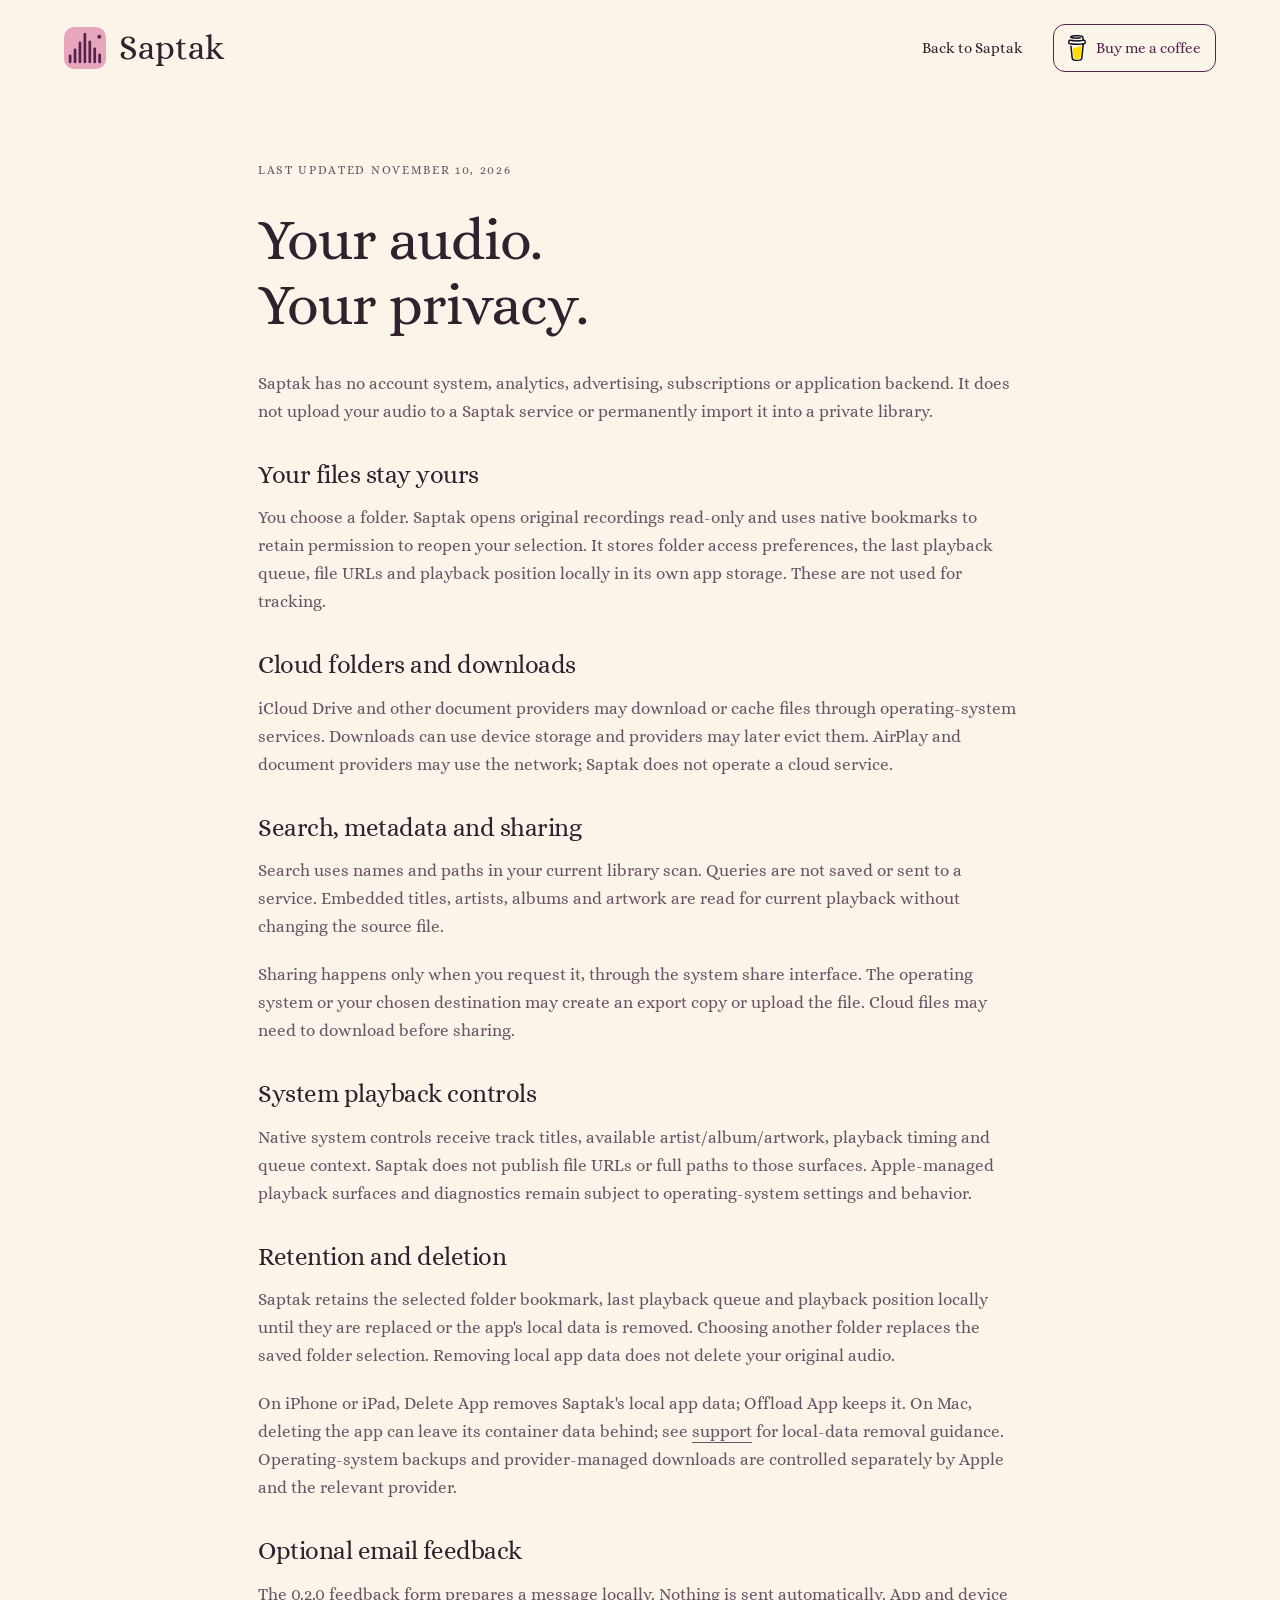
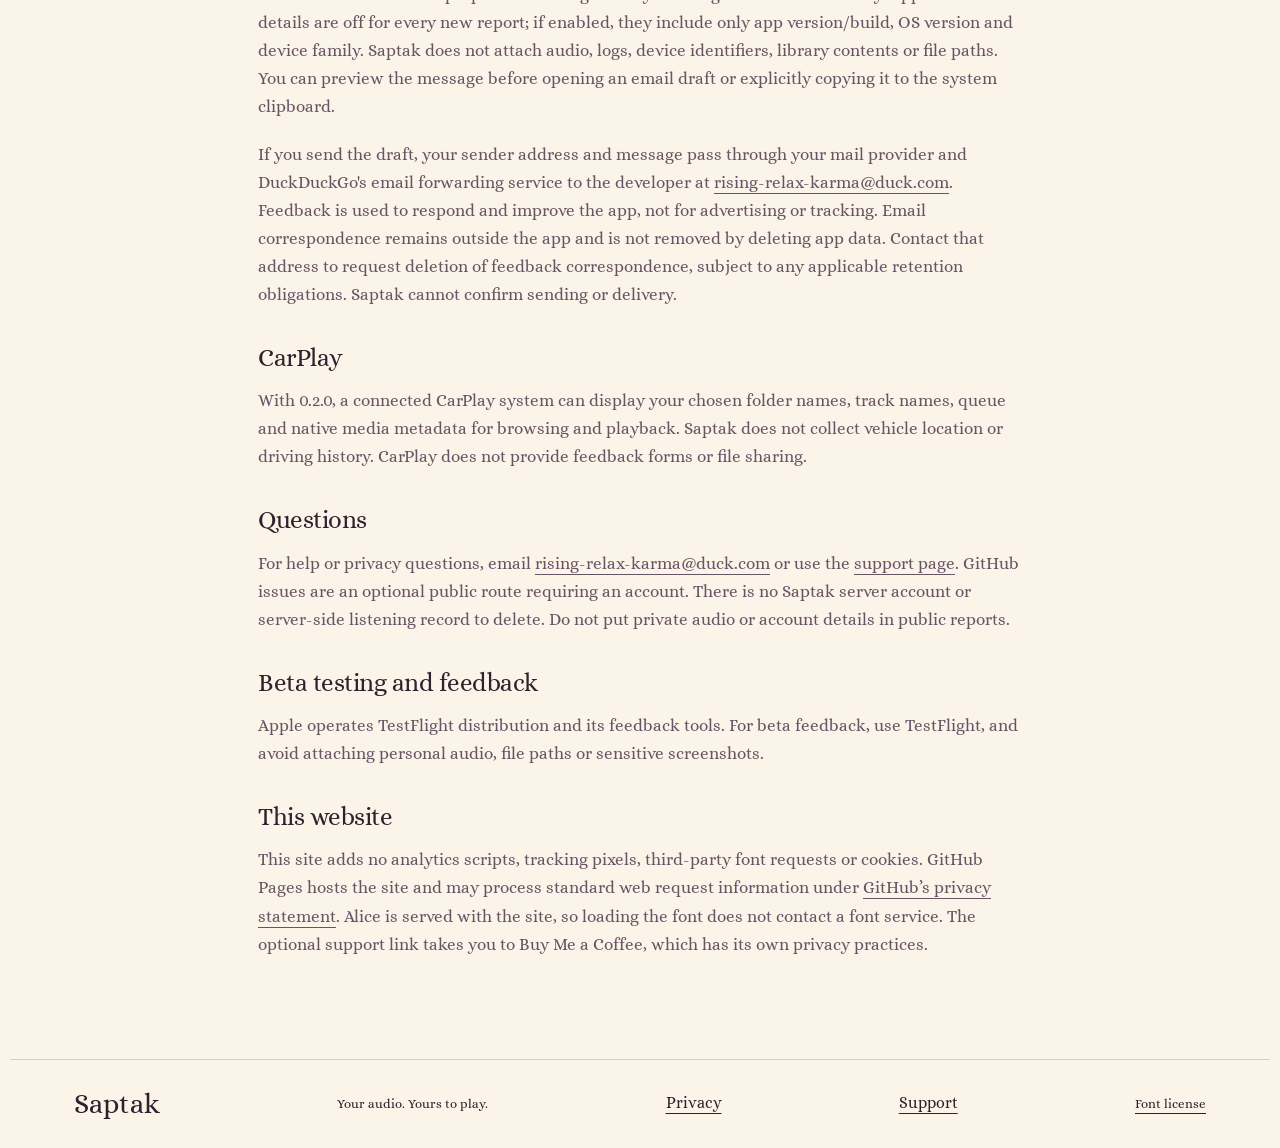
<file: privacy.html>
<!doctype html>
<html lang="en">
<head><meta charset="utf-8"><meta name="viewport" content="width=device-width, initial-scale=1"><meta name="description" content="How Saptak protects your privacy and keeps your original audio in your control."><meta name="theme-color" content="#54244f"><link rel="icon" href="assets/icon.svg" type="image/svg+xml"><link rel="stylesheet" href="styles.css"><title>Privacy — Saptak</title><link rel="canonical" href="https://gogrinimish.github.io/Saptak/privacy.html">

    <meta property="og:title" content="Privacy — Saptak">
    <meta property="og:description" content="How Saptak protects your privacy and keeps your original audio in your control.">
    <meta property="og:type" content="website">
    <meta property="og:url" content="https://gogrinimish.github.io/Saptak/privacy.html">
    <meta property="og:image" content="https://gogrinimish.github.io/Saptak/assets/saptak-share.png">
    <meta property="og:site_name" content="Saptak">
    <meta property="og:image:width" content="1200">
    <meta property="og:image:height" content="630">
    <meta property="og:image:type" content="image/png">
    <meta property="og:image:alt" content="Saptak. Your audio. Yours to play. An open-source audio player.">
    <meta name="twitter:card" content="summary_large_image">
    <meta name="twitter:image" content="https://gogrinimish.github.io/Saptak/assets/saptak-share.png">
    <meta name="twitter:image:alt" content="Saptak. Your audio. Yours to play. An open-source audio player.">
</head>
<body><a class="skip" href="#main">Skip to content</a><header class="site-header"><a class="brand" href="./"><img src="assets/icon.svg" width="42" height="42" alt=""><span>Saptak</span></a><nav aria-label="Main navigation"><a href="./">Back to Saptak</a><a class="header-coffee" href="https://www.buymeacoffee.com/HWRxT65O5I" aria-label="Support Saptak on Buy Me a Coffee"><img src="assets/buy-me-a-coffee.svg" width="16" height="23" alt="" aria-hidden="true"><span class="donation-label">Buy me a coffee</span><span class="donation-short-label" aria-hidden="true">Buy a coffee</span></a></nav></header><main class="policy" id="main"><p class="eyebrow">Last updated November 10, 2026</p><h1>Your audio.<br>Your privacy.</h1><p>Saptak has no account system, analytics, advertising, subscriptions or application backend. It does not upload your audio to a Saptak service or permanently import it into a private library.</p><h2>Your files stay yours</h2><p>You choose a folder. Saptak opens original recordings read-only and uses native bookmarks to retain permission to reopen your selection. It stores folder access preferences, the last playback queue, file URLs and playback position locally in its own app storage. These are not used for tracking.</p><h2>Cloud folders and downloads</h2><p>iCloud Drive and other document providers may download or cache files through operating-system services. Downloads can use device storage and providers may later evict them. AirPlay and document providers may use the network; Saptak does not operate a cloud service.</p><h2>Search, metadata and sharing</h2><p>Search uses names and paths in your current library scan. Queries are not saved or sent to a service. Embedded titles, artists, albums and artwork are read for current playback without changing the source file.</p><p>Sharing happens only when you request it, through the system share interface. The operating system or your chosen destination may create an export copy or upload the file. Cloud files may need to download before sharing.</p><h2>System playback controls</h2><p>Native system controls receive track titles, available artist/album/artwork, playback timing and queue context. Saptak does not publish file URLs or full paths to those surfaces. Apple-managed playback surfaces and diagnostics remain subject to operating-system settings and behavior.</p><h2>Retention and deletion</h2><p>Saptak retains the selected folder bookmark, last playback queue and playback position locally until they are replaced or the app's local data is removed. Choosing another folder replaces the saved folder selection. Removing local app data does not delete your original audio.</p><p>On iPhone or iPad, Delete App removes Saptak's local app data; Offload App keeps it. On Mac, deleting the app can leave its container data behind; see <a href="support.html">support</a> for local-data removal guidance. Operating-system backups and provider-managed downloads are controlled separately by Apple and the relevant provider.</p><h2>Optional email feedback</h2><p>The 0.2.0 feedback form prepares a message locally. Nothing is sent automatically. App and device details are off for every new report; if enabled, they include only app version/build, OS version and device family. Saptak does not attach audio, logs, device identifiers, library contents or file paths. You can preview the message before opening an email draft or explicitly copying it to the system clipboard.</p><p>If you send the draft, your sender address and message pass through your mail provider and DuckDuckGo's email forwarding service to the developer at <a href="mailto:rising-relax-karma@duck.com">rising-relax-karma@duck.com</a>. Feedback is used to respond and improve the app, not for advertising or tracking. Email correspondence remains outside the app and is not removed by deleting app data. Contact that address to request deletion of feedback correspondence, subject to any applicable retention obligations. Saptak cannot confirm sending or delivery.</p><h2>CarPlay</h2><p>With 0.2.0, a connected CarPlay system can display your chosen folder names, track names, queue and native media metadata for browsing and playback. Saptak does not collect vehicle location or driving history. CarPlay does not provide feedback forms or file sharing.</p><h2>Questions</h2><p>For help or privacy questions, email <a href="mailto:rising-relax-karma@duck.com">rising-relax-karma@duck.com</a> or use the <a href="support.html">support page</a>. GitHub issues are an optional public route requiring an account. There is no Saptak server account or server-side listening record to delete. Do not put private audio or account details in public reports.</p><h2>Beta testing and feedback</h2><p>Apple operates TestFlight distribution and its feedback tools. For beta feedback, use TestFlight, and avoid attaching personal audio, file paths or sensitive screenshots.</p><h2>This website</h2><p>This site adds no analytics scripts, tracking pixels, third-party font requests or cookies. GitHub Pages hosts the site and may process standard web request information under <a href="https://docs.github.com/en/site-policy/privacy-policies/github-general-privacy-statement">GitHub’s privacy statement</a>. Alice is served with the site, so loading the font does not contact a font service. The optional support link takes you to Buy Me a Coffee, which has its own privacy practices.</p></main><footer><a class="brand" href="./"><span>Saptak</span></a><p>Your audio. Yours to play.</p><a href="privacy.html" aria-current="page">Privacy</a><a href="support.html">Support</a><a href="assets/fonts/OFL.txt">Font license</a></footer></body>
</html>
</file>
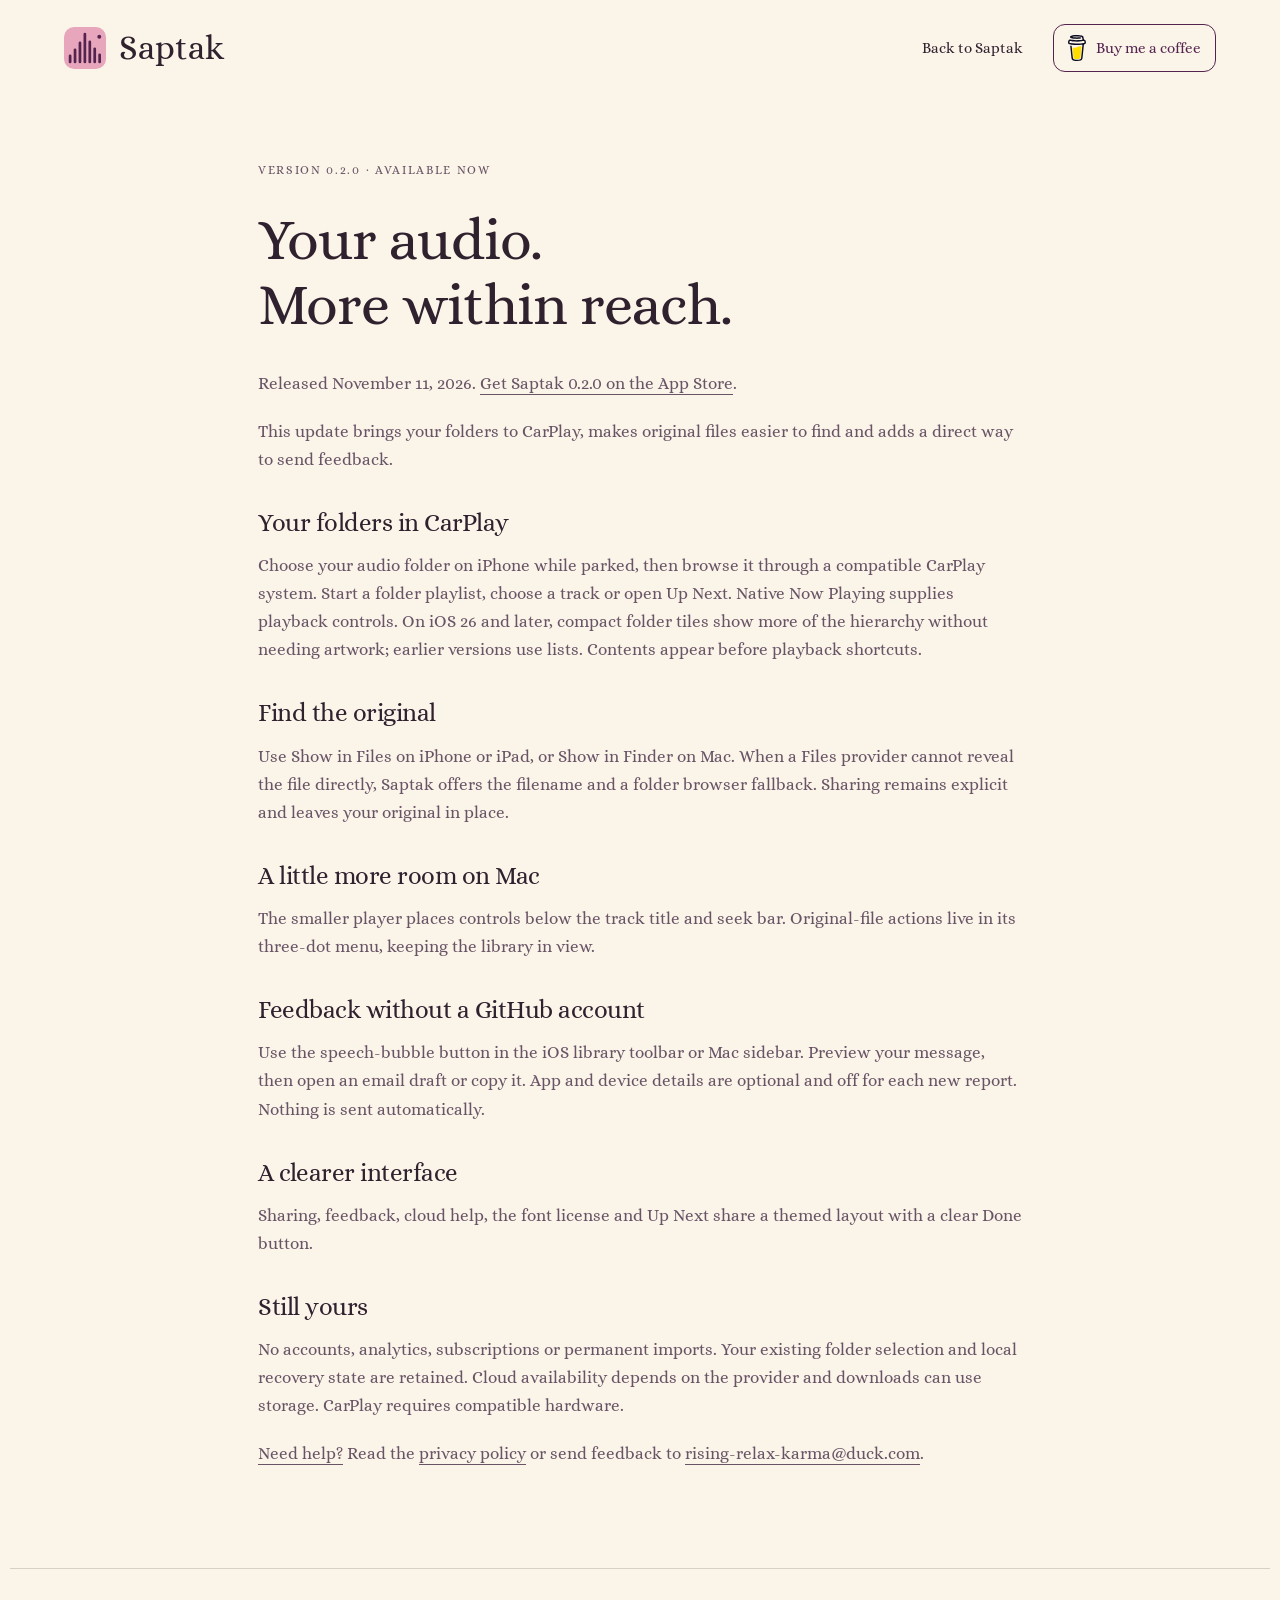
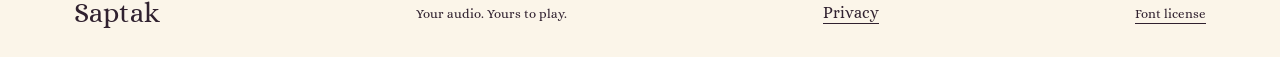
<file: release-notes.html>
<!doctype html>
<html lang="en">
<head><meta charset="utf-8"><meta name="viewport" content="width=device-width, initial-scale=1"><meta name="description" content="What is new in Saptak 0.2.0: CarPlay, original-file actions, feedback and a more compact Mac player."><meta name="theme-color" content="#54244f"><link rel="icon" href="assets/icon.svg" type="image/svg+xml"><link rel="stylesheet" href="styles.css"><title>Release notes — Saptak</title><link rel="canonical" href="https://gogrinimish.github.io/Saptak/release-notes.html">

    <meta property="og:title" content="Release notes — Saptak">
    <meta property="og:description" content="What is new in Saptak 0.2.0: CarPlay, original-file actions, feedback and a more compact Mac player.">
    <meta property="og:type" content="website">
    <meta property="og:url" content="https://gogrinimish.github.io/Saptak/release-notes.html">
    <meta property="og:image" content="https://gogrinimish.github.io/Saptak/assets/saptak-share.png">
    <meta property="og:site_name" content="Saptak">
    <meta property="og:image:width" content="1200">
    <meta property="og:image:height" content="630">
    <meta property="og:image:type" content="image/png">
    <meta property="og:image:alt" content="Saptak. Your audio. Yours to play. An open-source audio player.">
    <meta name="twitter:card" content="summary_large_image">
    <meta name="twitter:image" content="https://gogrinimish.github.io/Saptak/assets/saptak-share.png">
    <meta name="twitter:image:alt" content="Saptak. Your audio. Yours to play. An open-source audio player.">
</head>
<body><a class="skip" href="#main">Skip to content</a><header class="site-header"><a class="brand" href="./"><img src="assets/icon.svg" width="42" height="42" alt=""><span>Saptak</span></a><nav aria-label="Main navigation"><a href="./">Back to Saptak</a><a class="header-coffee" href="https://www.buymeacoffee.com/HWRxT65O5I" aria-label="Support Saptak on Buy Me a Coffee"><img src="assets/buy-me-a-coffee.svg" width="16" height="23" alt="" aria-hidden="true"><span class="donation-label">Buy me a coffee</span><span class="donation-short-label" aria-hidden="true">Buy a coffee</span></a></nav></header><main class="policy" id="main"><p class="eyebrow">Version 0.2.0 · Available now</p><h1>Your audio.<br>More within reach.</h1>
<p>Released <time datetime="2026-11-11">November 11, 2026</time>. <a href="https://apps.apple.com/us/app/saptak/id6826395063">Get Saptak 0.2.0 on the App Store</a>.</p><p>This update brings your folders to CarPlay, makes original files easier to find and adds a direct way to send feedback.</p>
<h2>Your folders in CarPlay</h2><p>Choose your audio folder on iPhone while parked, then browse it through a compatible CarPlay system. Start a folder playlist, choose a track or open Up Next. Native Now Playing supplies playback controls. On iOS 26 and later, compact folder tiles show more of the hierarchy without needing artwork; earlier versions use lists. Contents appear before playback shortcuts.</p>
<h2>Find the original</h2><p>Use Show in Files on iPhone or iPad, or Show in Finder on Mac. When a Files provider cannot reveal the file directly, Saptak offers the filename and a folder browser fallback. Sharing remains explicit and leaves your original in place.</p>
<h2>A little more room on Mac</h2><p>The smaller player places controls below the track title and seek bar. Original-file actions live in its three-dot menu, keeping the library in view.</p>
<h2>Feedback without a GitHub account</h2><p>Use the speech-bubble button in the iOS library toolbar or Mac sidebar. Preview your message, then open an email draft or copy it. App and device details are optional and off for each new report. Nothing is sent automatically.</p>
<h2>A clearer interface</h2><p>Sharing, feedback, cloud help, the font license and Up Next share a themed layout with a clear Done button.</p>
<h2>Still yours</h2><p>No accounts, analytics, subscriptions or permanent imports. Your existing folder selection and local recovery state are retained. Cloud availability depends on the provider and downloads can use storage. CarPlay requires compatible hardware.</p>
<p><a href="support.html">Need help?</a> Read the <a href="privacy.html">privacy policy</a> or send feedback to <a href="mailto:rising-relax-karma@duck.com">rising-relax-karma@duck.com</a>.</p></main><footer><a class="brand" href="./"><span>Saptak</span></a><p>Your audio. Yours to play.</p><a href="privacy.html">Privacy</a><a href="assets/fonts/OFL.txt">Font license</a></footer></body>
</html>
</file>
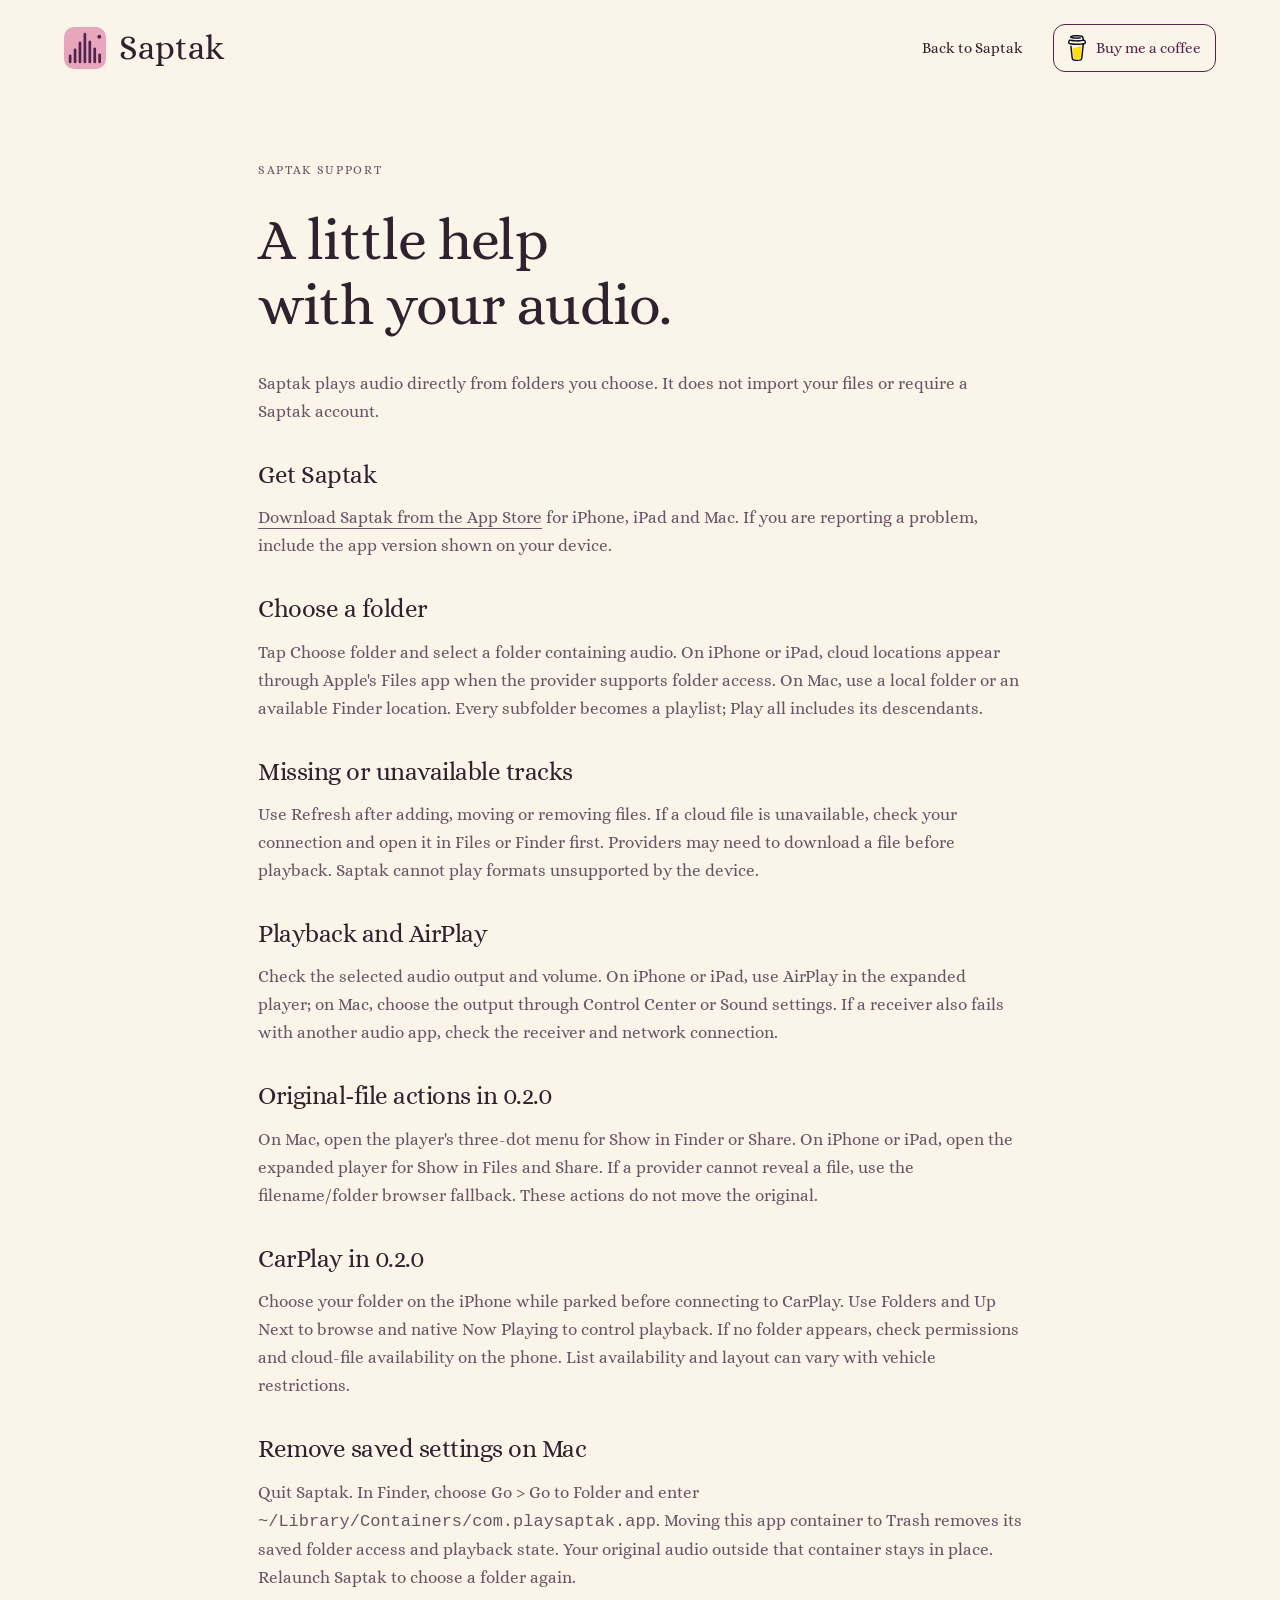
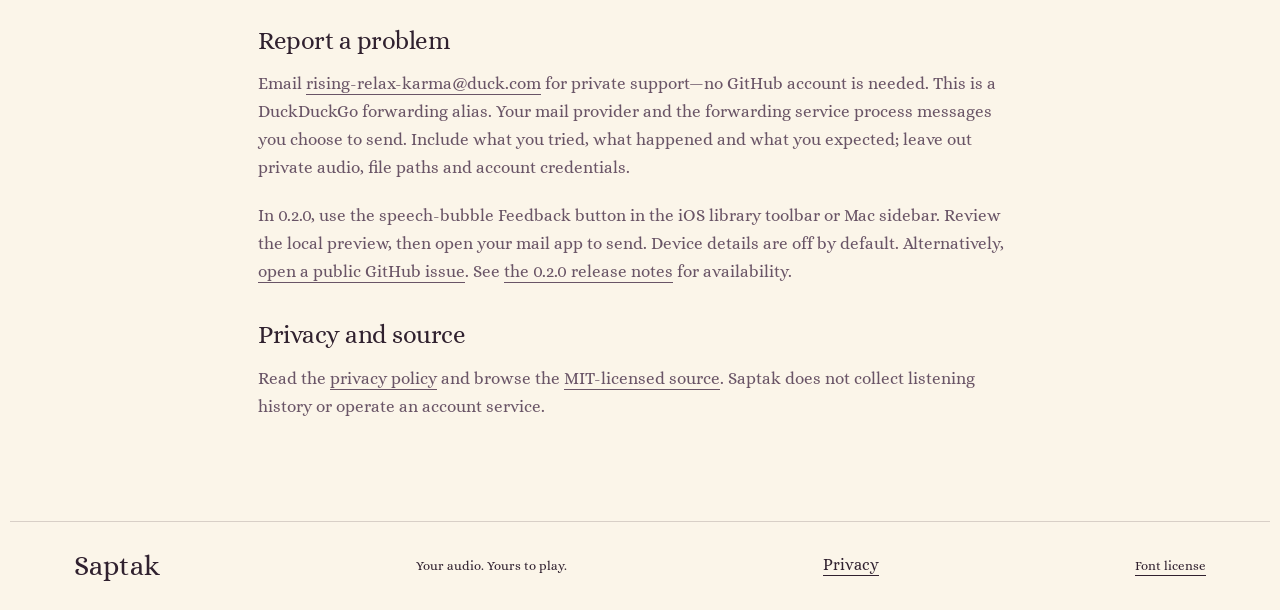
<file: support.html>
<!doctype html>
<html lang="en">
<head><meta charset="utf-8"><meta name="viewport" content="width=device-width, initial-scale=1"><meta name="description" content="Help with Saptak folder access, playback, cloud files and privacy."><meta name="theme-color" content="#54244f"><link rel="icon" href="assets/icon.svg" type="image/svg+xml"><link rel="stylesheet" href="styles.css"><title>Support — Saptak</title><link rel="canonical" href="https://gogrinimish.github.io/Saptak/support.html">

    <meta property="og:title" content="Support — Saptak">
    <meta property="og:description" content="Help with Saptak folder access, playback, cloud files and privacy.">
    <meta property="og:type" content="website">
    <meta property="og:url" content="https://gogrinimish.github.io/Saptak/support.html">
    <meta property="og:image" content="https://gogrinimish.github.io/Saptak/assets/saptak-share.png">
    <meta property="og:site_name" content="Saptak">
    <meta property="og:image:width" content="1200">
    <meta property="og:image:height" content="630">
    <meta property="og:image:type" content="image/png">
    <meta property="og:image:alt" content="Saptak. Your audio. Yours to play. An open-source audio player.">
    <meta name="twitter:card" content="summary_large_image">
    <meta name="twitter:image" content="https://gogrinimish.github.io/Saptak/assets/saptak-share.png">
    <meta name="twitter:image:alt" content="Saptak. Your audio. Yours to play. An open-source audio player.">
</head>
<body><a class="skip" href="#main">Skip to content</a><header class="site-header"><a class="brand" href="./"><img src="assets/icon.svg" width="42" height="42" alt=""><span>Saptak</span></a><nav aria-label="Main navigation"><a href="./">Back to Saptak</a><a class="header-coffee" href="https://www.buymeacoffee.com/HWRxT65O5I" aria-label="Support Saptak on Buy Me a Coffee"><img src="assets/buy-me-a-coffee.svg" width="16" height="23" alt="" aria-hidden="true"><span class="donation-label">Buy me a coffee</span><span class="donation-short-label" aria-hidden="true">Buy a coffee</span></a></nav></header><main class="policy" id="main"><p class="eyebrow">Saptak support</p><h1>A little help<br>with your audio.</h1><p>Saptak plays audio directly from folders you choose. It does not import your files or require a Saptak account.</p><h2>Get Saptak</h2><p><a href="https://apps.apple.com/us/app/saptak/id6826395063">Download Saptak from the App Store</a> for iPhone, iPad and Mac. If you are reporting a problem, include the app version shown on your device.</p><h2>Choose a folder</h2><p>Tap Choose folder and select a folder containing audio. On iPhone or iPad, cloud locations appear through Apple's Files app when the provider supports folder access. On Mac, use a local folder or an available Finder location. Every subfolder becomes a playlist; Play all includes its descendants.</p><h2>Missing or unavailable tracks</h2><p>Use Refresh after adding, moving or removing files. If a cloud file is unavailable, check your connection and open it in Files or Finder first. Providers may need to download a file before playback. Saptak cannot play formats unsupported by the device.</p><h2>Playback and AirPlay</h2><p>Check the selected audio output and volume. On iPhone or iPad, use AirPlay in the expanded player; on Mac, choose the output through Control Center or Sound settings. If a receiver also fails with another audio app, check the receiver and network connection.</p><h2>Original-file actions in 0.2.0</h2><p>On Mac, open the player's three-dot menu for Show in Finder or Share. On iPhone or iPad, open the expanded player for Show in Files and Share. If a provider cannot reveal a file, use the filename/folder browser fallback. These actions do not move the original.</p><h2>CarPlay in 0.2.0</h2><p>Choose your folder on the iPhone while parked before connecting to CarPlay. Use Folders and Up Next to browse and native Now Playing to control playback. If no folder appears, check permissions and cloud-file availability on the phone. List availability and layout can vary with vehicle restrictions.</p><h2>Remove saved settings on Mac</h2><p>Quit Saptak. In Finder, choose Go &gt; Go to Folder and enter <code>~/Library/Containers/com.playsaptak.app</code>. Moving this app container to Trash removes its saved folder access and playback state. Your original audio outside that container stays in place. Relaunch Saptak to choose a folder again.</p><h2>Report a problem</h2><p>Email <a href="mailto:rising-relax-karma@duck.com">rising-relax-karma@duck.com</a> for private support—no GitHub account is needed. This is a DuckDuckGo forwarding alias. Your mail provider and the forwarding service process messages you choose to send. Include what you tried, what happened and what you expected; leave out private audio, file paths and account credentials.</p><p>In 0.2.0, use the speech-bubble Feedback button in the iOS library toolbar or Mac sidebar. Review the local preview, then open your mail app to send. Device details are off by default. Alternatively, <a href="https://github.com/gogrinimish/Saptak/issues/new">open a public GitHub issue</a>. See <a href="release-notes.html">the 0.2.0 release notes</a> for availability.</p><h2>Privacy and source</h2><p>Read the <a href="privacy.html">privacy policy</a> and browse the <a href="https://github.com/gogrinimish/Saptak">MIT-licensed source</a>. Saptak does not collect listening history or operate an account service.</p></main><footer><a class="brand" href="./"><span>Saptak</span></a><p>Your audio. Yours to play.</p><a href="privacy.html">Privacy</a><a href="assets/fonts/OFL.txt">Font license</a></footer></body>
</html>
</file>
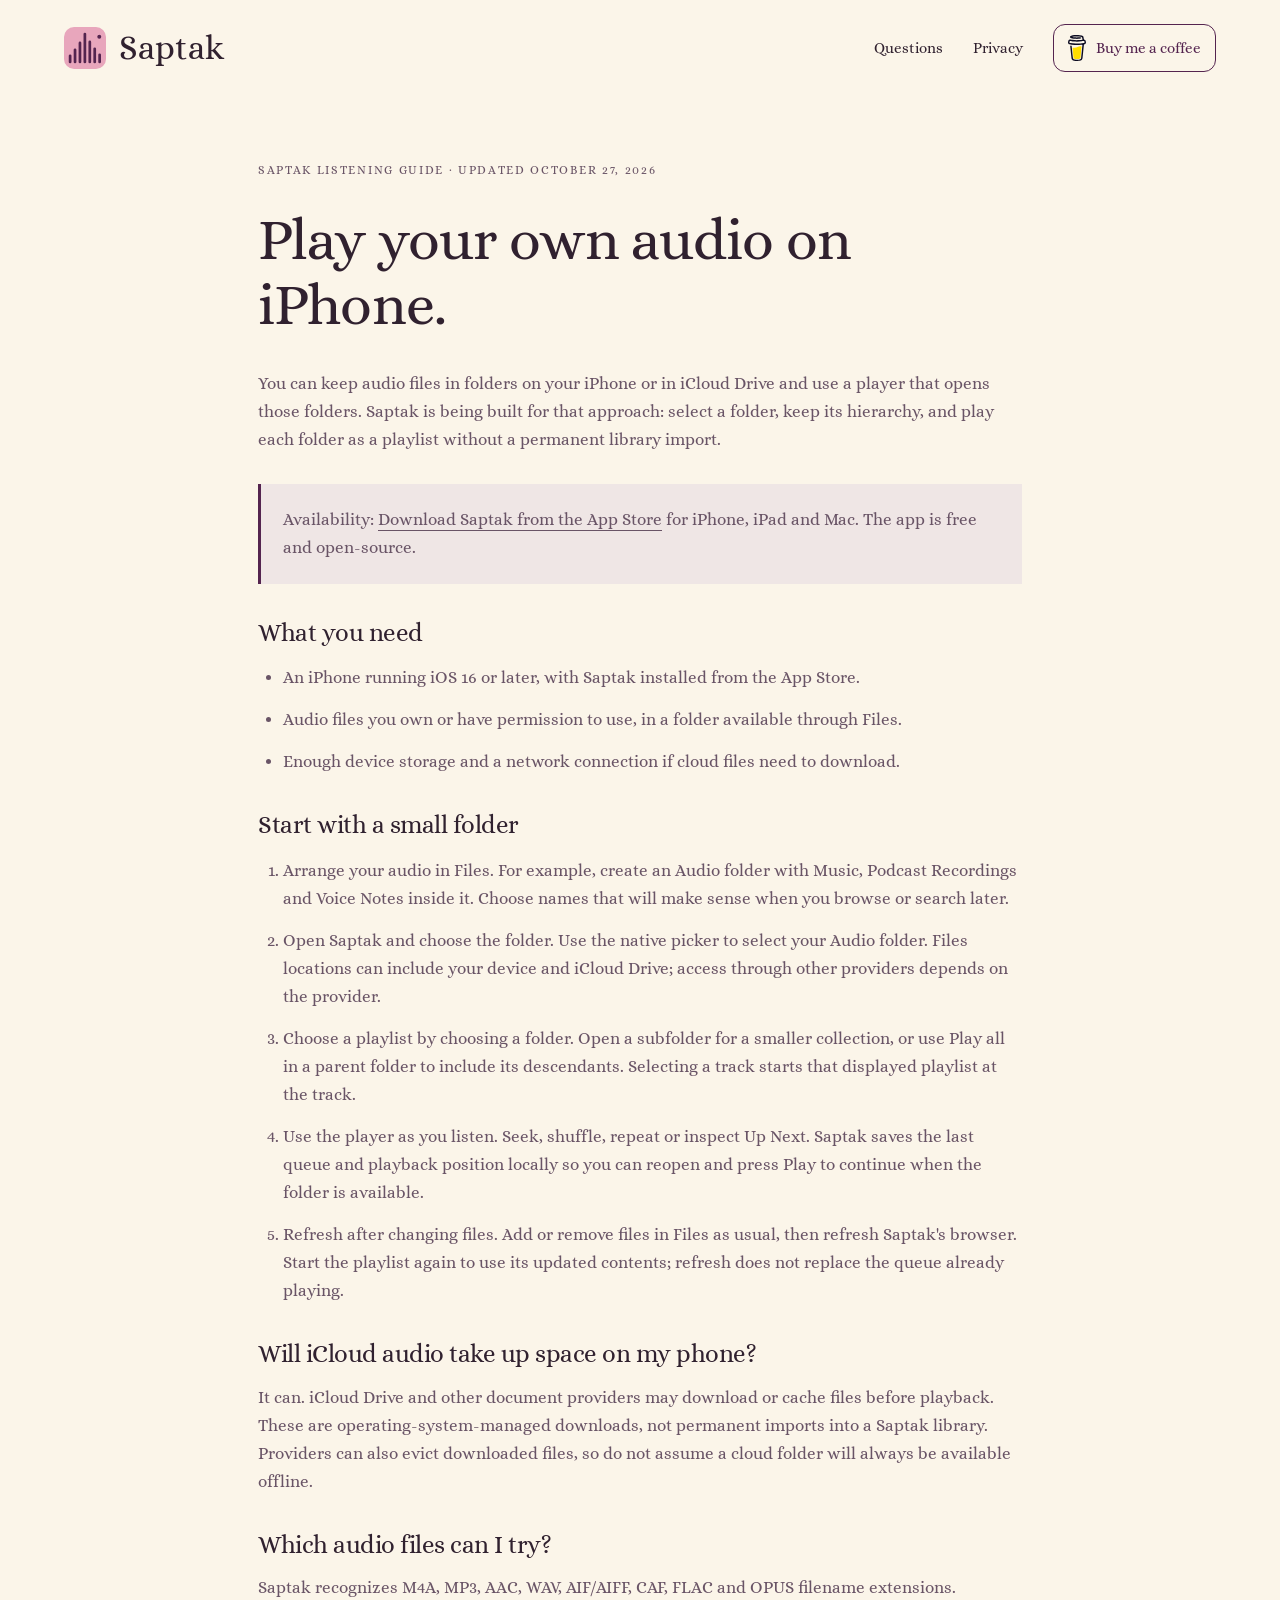
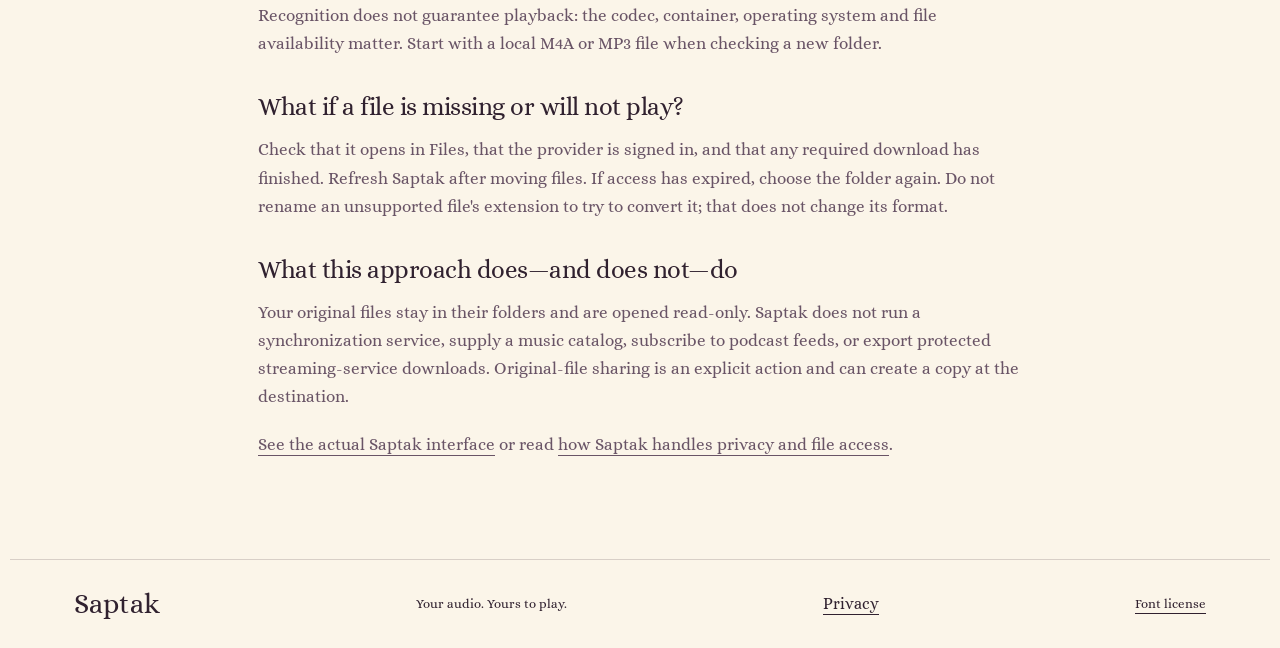
<file: guides/play-your-own-audio-on-iphone.html>
<!doctype html>
<html lang="en">
<head>
    <meta charset="utf-8">
    <meta name="viewport" content="width=device-width, initial-scale=1">
    <meta name="description" content="Keep your own audio files in folders on iPhone or iCloud Drive. Learn how Saptak plays them as playlists, what downloads mean, and what to check first.">
    <meta name="theme-color" content="#54244f">
    <title>Play Your Own Audio on iPhone — A Saptak Guide</title>
    <link rel="icon" href="../assets/icon.svg" type="image/svg+xml">
    <link rel="stylesheet" href="../styles.css">
<link rel="canonical" href="https://gogrinimish.github.io/Saptak/guides/play-your-own-audio-on-iphone.html">

    <meta property="og:title" content="Play Your Own Audio on iPhone — A Saptak Guide">
    <meta property="og:description" content="Keep your own audio files in folders on iPhone or iCloud Drive. Learn how Saptak plays them as playlists, what downloads mean, and what to check first.">
    <meta property="og:type" content="website">
    <meta property="og:url" content="https://gogrinimish.github.io/Saptak/guides/play-your-own-audio-on-iphone.html">
    <meta property="og:image" content="https://gogrinimish.github.io/Saptak/assets/saptak-share.png">
    <meta property="og:site_name" content="Saptak">
    <meta property="og:image:width" content="1200">
    <meta property="og:image:height" content="630">
    <meta property="og:image:type" content="image/png">
    <meta property="og:image:alt" content="Saptak. Your audio. Yours to play. An open-source audio player.">
    <meta name="twitter:card" content="summary_large_image">
    <meta name="twitter:image" content="https://gogrinimish.github.io/Saptak/assets/saptak-share.png">
    <meta name="twitter:image:alt" content="Saptak. Your audio. Yours to play. An open-source audio player.">
</head>
<body>
    <a class="skip" href="#main">Skip to content</a>
    <header class="site-header"><a class="brand" href="../"><img src="../assets/icon.svg" width="42" height="42" alt=""><span>Saptak</span></a><nav aria-label="Main navigation"><a href="../#questions">Questions</a><a href="../privacy.html">Privacy</a><a class="header-coffee" href="https://www.buymeacoffee.com/HWRxT65O5I" aria-label="Support Saptak on Buy Me a Coffee"><img src="../assets/buy-me-a-coffee.svg" width="16" height="23" alt="" aria-hidden="true"><span class="donation-label">Buy me a coffee</span><span class="donation-short-label" aria-hidden="true">Buy a coffee</span></a></nav></header>
    <main class="policy" id="main">
        <p class="eyebrow">Saptak listening guide · Updated October 27, 2026</p>
        <h1>Play your own audio on iPhone.</h1>
        <p>You can keep audio files in folders on your iPhone or in iCloud Drive and use a player that opens those folders. Saptak is being built for that approach: select a folder, keep its hierarchy, and play each folder as a playlist without a permanent library import.</p>
        <aside class="guide-aside"><p><strong>Availability:</strong> <a href="https://apps.apple.com/us/app/saptak/id6826395063">Download Saptak from the App Store</a> for iPhone, iPad and Mac. The app is free and open-source.</p></aside>
        <h2>What you need</h2>
        <ul><li>An iPhone running iOS 16 or later, with Saptak installed from the App Store.</li><li>Audio files you own or have permission to use, in a folder available through Files.</li><li>Enough device storage and a network connection if cloud files need to download.</li></ul>
        <h2>Start with a small folder</h2>
        <ol>
            <li><strong>Arrange your audio in Files.</strong> For example, create an Audio folder with Music, Podcast Recordings and Voice Notes inside it. Choose names that will make sense when you browse or search later.</li>
            <li><strong>Open Saptak and choose the folder.</strong> Use the native picker to select your Audio folder. Files locations can include your device and iCloud Drive; access through other providers depends on the provider.</li>
            <li><strong>Choose a playlist by choosing a folder.</strong> Open a subfolder for a smaller collection, or use Play all in a parent folder to include its descendants. Selecting a track starts that displayed playlist at the track.</li>
            <li><strong>Use the player as you listen.</strong> Seek, shuffle, repeat or inspect Up Next. Saptak saves the last queue and playback position locally so you can reopen and press Play to continue when the folder is available.</li>
            <li><strong>Refresh after changing files.</strong> Add or remove files in Files as usual, then refresh Saptak's browser. Start the playlist again to use its updated contents; refresh does not replace the queue already playing.</li>
        </ol>
        <h2>Will iCloud audio take up space on my phone?</h2>
        <p>It can. iCloud Drive and other document providers may download or cache files before playback. These are operating-system-managed downloads, not permanent imports into a Saptak library. Providers can also evict downloaded files, so do not assume a cloud folder will always be available offline.</p>
        <h2>Which audio files can I try?</h2>
        <p>Saptak recognizes M4A, MP3, AAC, WAV, AIF/AIFF, CAF, FLAC and OPUS filename extensions. Recognition does not guarantee playback: the codec, container, operating system and file availability matter. Start with a local M4A or MP3 file when checking a new folder.</p>
        <h2>What if a file is missing or will not play?</h2>
        <p>Check that it opens in Files, that the provider is signed in, and that any required download has finished. Refresh Saptak after moving files. If access has expired, choose the folder again. Do not rename an unsupported file's extension to try to convert it; that does not change its format.</p>
        <h2>What this approach does—and does not—do</h2>
        <p>Your original files stay in their folders and are opened read-only. Saptak does not run a synchronization service, supply a music catalog, subscribe to podcast feeds, or export protected streaming-service downloads. Original-file sharing is an explicit action and can create a copy at the destination.</p>
        <p><a href="../#screenshots">See the actual Saptak interface</a> or read <a href="../privacy.html">how Saptak handles privacy and file access</a>.</p>
    </main>
    <footer><a class="brand" href="../"><span>Saptak</span></a><p>Your audio. Yours to play.</p><a href="../privacy.html">Privacy</a><a href="../assets/fonts/OFL.txt">Font license</a></footer>
</body>
</html>
</file>
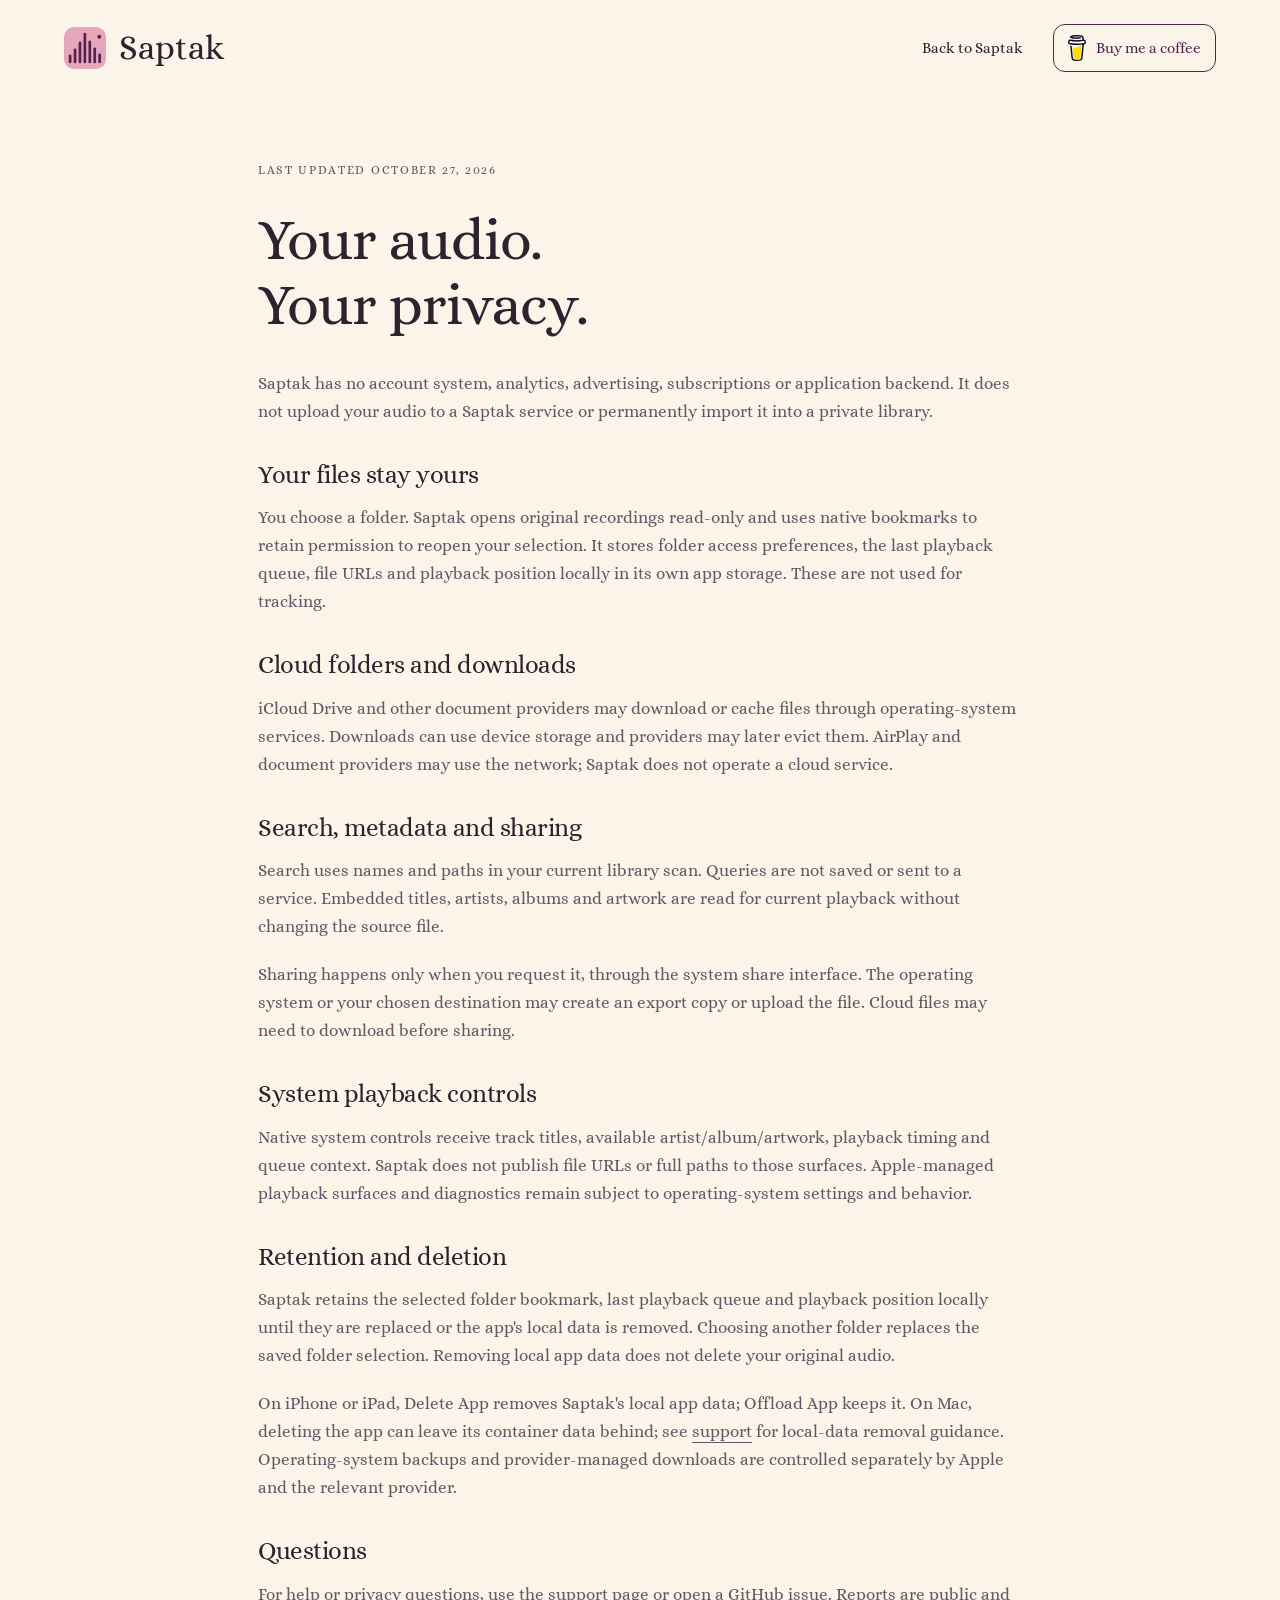
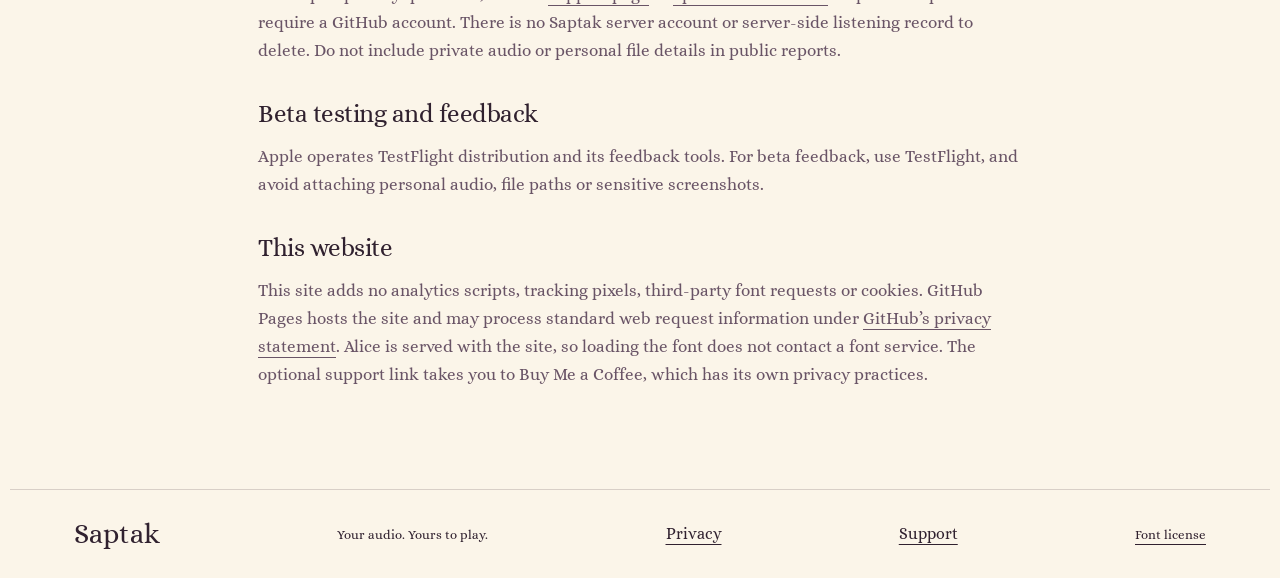
<file: site/privacy.html>
<!doctype html>
<html lang="en">
<head><meta charset="utf-8"><meta name="viewport" content="width=device-width, initial-scale=1"><meta name="description" content="How Saptak protects your privacy and keeps your original audio in your control."><meta name="theme-color" content="#54244f"><link rel="icon" href="assets/icon.svg" type="image/svg+xml"><link rel="stylesheet" href="styles.css"><title>Privacy — Saptak</title><link rel="canonical" href="https://gogrinimish.github.io/Saptak/privacy.html">

    <meta property="og:title" content="Privacy — Saptak">
    <meta property="og:description" content="How Saptak protects your privacy and keeps your original audio in your control.">
    <meta property="og:type" content="website">
    <meta property="og:url" content="https://gogrinimish.github.io/Saptak/privacy.html">
    <meta property="og:image" content="https://gogrinimish.github.io/Saptak/assets/saptak-share.png">
    <meta property="og:site_name" content="Saptak">
    <meta property="og:image:width" content="1200">
    <meta property="og:image:height" content="630">
    <meta property="og:image:type" content="image/png">
    <meta property="og:image:alt" content="Saptak. Your audio. Yours to play. An open-source audio player.">
    <meta name="twitter:card" content="summary_large_image">
    <meta name="twitter:image" content="https://gogrinimish.github.io/Saptak/assets/saptak-share.png">
    <meta name="twitter:image:alt" content="Saptak. Your audio. Yours to play. An open-source audio player.">
</head>
<body><a class="skip" href="#main">Skip to content</a><header class="site-header"><a class="brand" href="./"><img src="assets/icon.svg" width="42" height="42" alt=""><span>Saptak</span></a><nav aria-label="Main navigation"><a href="./">Back to Saptak</a><a class="header-coffee" href="https://www.buymeacoffee.com/HWRxT65O5I" aria-label="Support Saptak on Buy Me a Coffee"><img src="assets/buy-me-a-coffee.svg" width="16" height="23" alt="" aria-hidden="true"><span class="donation-label">Buy me a coffee</span><span class="donation-short-label" aria-hidden="true">Buy a coffee</span></a></nav></header><main class="policy" id="main"><p class="eyebrow">Last updated October 27, 2026</p><h1>Your audio.<br>Your privacy.</h1><p>Saptak has no account system, analytics, advertising, subscriptions or application backend. It does not upload your audio to a Saptak service or permanently import it into a private library.</p><h2>Your files stay yours</h2><p>You choose a folder. Saptak opens original recordings read-only and uses native bookmarks to retain permission to reopen your selection. It stores folder access preferences, the last playback queue, file URLs and playback position locally in its own app storage. These are not used for tracking.</p><h2>Cloud folders and downloads</h2><p>iCloud Drive and other document providers may download or cache files through operating-system services. Downloads can use device storage and providers may later evict them. AirPlay and document providers may use the network; Saptak does not operate a cloud service.</p><h2>Search, metadata and sharing</h2><p>Search uses names and paths in your current library scan. Queries are not saved or sent to a service. Embedded titles, artists, albums and artwork are read for current playback without changing the source file.</p><p>Sharing happens only when you request it, through the system share interface. The operating system or your chosen destination may create an export copy or upload the file. Cloud files may need to download before sharing.</p><h2>System playback controls</h2><p>Native system controls receive track titles, available artist/album/artwork, playback timing and queue context. Saptak does not publish file URLs or full paths to those surfaces. Apple-managed playback surfaces and diagnostics remain subject to operating-system settings and behavior.</p><h2>Retention and deletion</h2><p>Saptak retains the selected folder bookmark, last playback queue and playback position locally until they are replaced or the app's local data is removed. Choosing another folder replaces the saved folder selection. Removing local app data does not delete your original audio.</p><p>On iPhone or iPad, Delete App removes Saptak's local app data; Offload App keeps it. On Mac, deleting the app can leave its container data behind; see <a href="support.html">support</a> for local-data removal guidance. Operating-system backups and provider-managed downloads are controlled separately by Apple and the relevant provider.</p><h2>Questions</h2><p>For help or privacy questions, use the <a href="support.html">support page</a> or <a href="https://github.com/gogrinimish/Saptak/issues">open a GitHub issue</a>. Reports are public and require a GitHub account. There is no Saptak server account or server-side listening record to delete. Do not include private audio or personal file details in public reports.</p><h2>Beta testing and feedback</h2><p>Apple operates TestFlight distribution and its feedback tools. For beta feedback, use TestFlight, and avoid attaching personal audio, file paths or sensitive screenshots.</p><h2>This website</h2><p>This site adds no analytics scripts, tracking pixels, third-party font requests or cookies. GitHub Pages hosts the site and may process standard web request information under <a href="https://docs.github.com/en/site-policy/privacy-policies/github-general-privacy-statement">GitHub’s privacy statement</a>. Alice is served with the site, so loading the font does not contact a font service. The optional support link takes you to Buy Me a Coffee, which has its own privacy practices.</p></main><footer><a class="brand" href="./"><span>Saptak</span></a><p>Your audio. Yours to play.</p><a href="privacy.html" aria-current="page">Privacy</a><a href="support.html">Support</a><a href="assets/fonts/OFL.txt">Font license</a></footer></body>
</html>
</file>
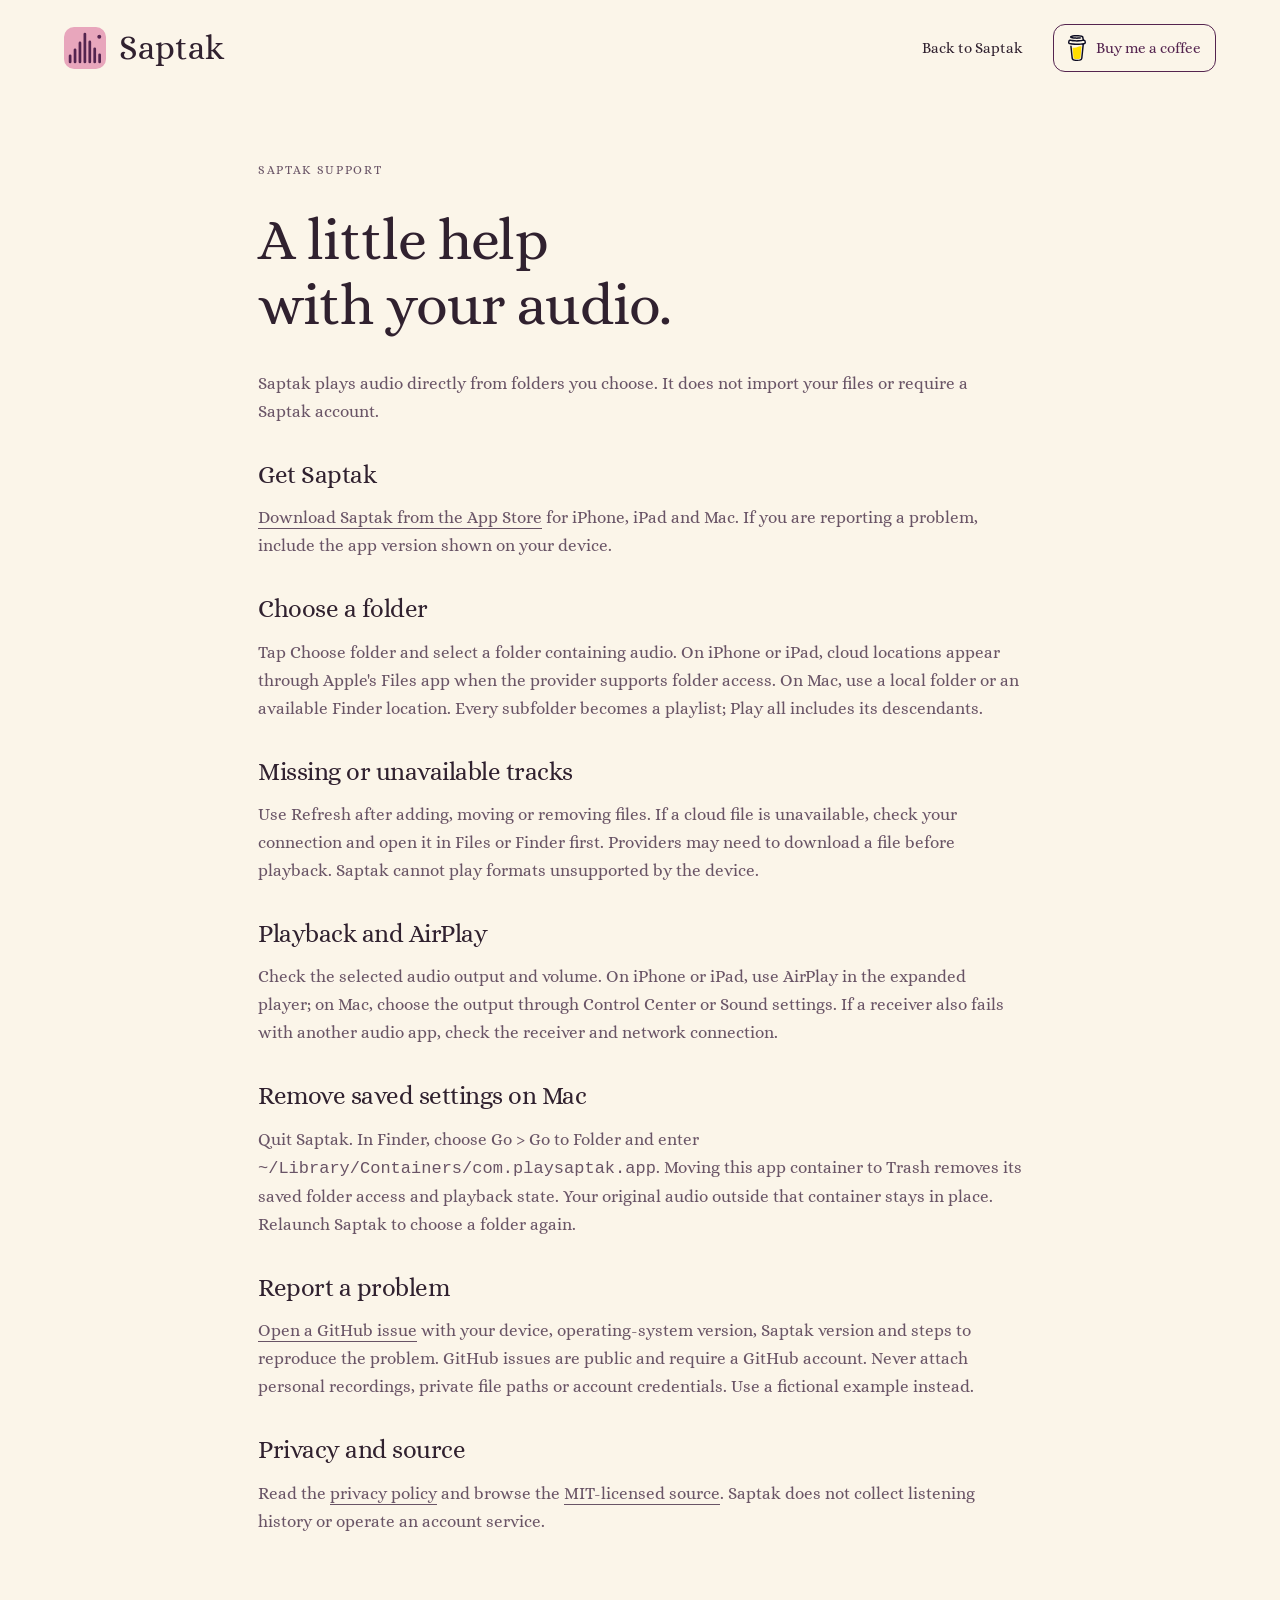
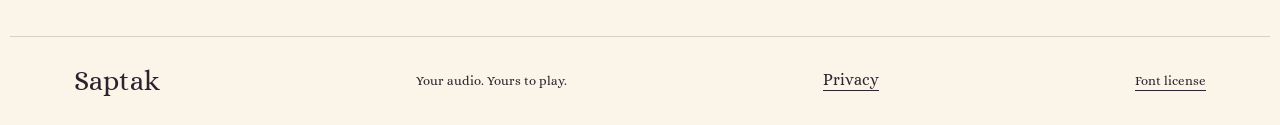
<file: site/support.html>
<!doctype html>
<html lang="en">
<head><meta charset="utf-8"><meta name="viewport" content="width=device-width, initial-scale=1"><meta name="description" content="Help with Saptak folder access, playback, cloud files and privacy."><meta name="theme-color" content="#54244f"><link rel="icon" href="assets/icon.svg" type="image/svg+xml"><link rel="stylesheet" href="styles.css"><title>Support — Saptak</title><link rel="canonical" href="https://gogrinimish.github.io/Saptak/support.html">

    <meta property="og:title" content="Support — Saptak">
    <meta property="og:description" content="Help with Saptak folder access, playback, cloud files and privacy.">
    <meta property="og:type" content="website">
    <meta property="og:url" content="https://gogrinimish.github.io/Saptak/support.html">
    <meta property="og:image" content="https://gogrinimish.github.io/Saptak/assets/saptak-share.png">
    <meta property="og:site_name" content="Saptak">
    <meta property="og:image:width" content="1200">
    <meta property="og:image:height" content="630">
    <meta property="og:image:type" content="image/png">
    <meta property="og:image:alt" content="Saptak. Your audio. Yours to play. An open-source audio player.">
    <meta name="twitter:card" content="summary_large_image">
    <meta name="twitter:image" content="https://gogrinimish.github.io/Saptak/assets/saptak-share.png">
    <meta name="twitter:image:alt" content="Saptak. Your audio. Yours to play. An open-source audio player.">
</head>
<body><a class="skip" href="#main">Skip to content</a><header class="site-header"><a class="brand" href="./"><img src="assets/icon.svg" width="42" height="42" alt=""><span>Saptak</span></a><nav aria-label="Main navigation"><a href="./">Back to Saptak</a><a class="header-coffee" href="https://www.buymeacoffee.com/HWRxT65O5I" aria-label="Support Saptak on Buy Me a Coffee"><img src="assets/buy-me-a-coffee.svg" width="16" height="23" alt="" aria-hidden="true"><span class="donation-label">Buy me a coffee</span><span class="donation-short-label" aria-hidden="true">Buy a coffee</span></a></nav></header><main class="policy" id="main"><p class="eyebrow">Saptak support</p><h1>A little help<br>with your audio.</h1><p>Saptak plays audio directly from folders you choose. It does not import your files or require a Saptak account.</p><h2>Get Saptak</h2><p><a href="https://apps.apple.com/us/app/saptak/id6826395063">Download Saptak from the App Store</a> for iPhone, iPad and Mac. If you are reporting a problem, include the app version shown on your device.</p><h2>Choose a folder</h2><p>Tap Choose folder and select a folder containing audio. On iPhone or iPad, cloud locations appear through Apple's Files app when the provider supports folder access. On Mac, use a local folder or an available Finder location. Every subfolder becomes a playlist; Play all includes its descendants.</p><h2>Missing or unavailable tracks</h2><p>Use Refresh after adding, moving or removing files. If a cloud file is unavailable, check your connection and open it in Files or Finder first. Providers may need to download a file before playback. Saptak cannot play formats unsupported by the device.</p><h2>Playback and AirPlay</h2><p>Check the selected audio output and volume. On iPhone or iPad, use AirPlay in the expanded player; on Mac, choose the output through Control Center or Sound settings. If a receiver also fails with another audio app, check the receiver and network connection.</p><h2>Remove saved settings on Mac</h2><p>Quit Saptak. In Finder, choose Go &gt; Go to Folder and enter <code>~/Library/Containers/com.playsaptak.app</code>. Moving this app container to Trash removes its saved folder access and playback state. Your original audio outside that container stays in place. Relaunch Saptak to choose a folder again.</p><h2>Report a problem</h2><p><a href="https://github.com/gogrinimish/Saptak/issues/new">Open a GitHub issue</a> with your device, operating-system version, Saptak version and steps to reproduce the problem. GitHub issues are public and require a GitHub account. Never attach personal recordings, private file paths or account credentials. Use a fictional example instead.</p><h2>Privacy and source</h2><p>Read the <a href="privacy.html">privacy policy</a> and browse the <a href="https://github.com/gogrinimish/Saptak">MIT-licensed source</a>. Saptak does not collect listening history or operate an account service.</p></main><footer><a class="brand" href="./"><span>Saptak</span></a><p>Your audio. Yours to play.</p><a href="privacy.html">Privacy</a><a href="assets/fonts/OFL.txt">Font license</a></footer></body>
</html>
</file>
<file: styles.css>
@font-face{font-family:'Alice';src:url('assets/fonts/Alice-Regular.ttf') format('truetype');font-style:normal;font-weight:400;font-display:swap}
:root{--plum:#54244f;--rose:#e8a6bc;--olive:#b9bf8a;--cream:#fbf5e9;--ink:#30212f;--muted:#695466;--line:#d8cfc7;--serif:'Alice',Georgia,serif;--text:var(--serif);color-scheme:light}
*{box-sizing:border-box}html{scroll-behavior:smooth;scroll-padding-top:24px}body{margin:0;background:var(--cream);color:var(--ink);font-family:var(--text);font-synthesis:none;line-height:1.65}a{color:inherit;text-underline-offset:5px}img{display:block;max-width:100%;height:auto}h1,h2,h3,p,figure{margin:0}h1,h2{font-family:var(--serif);font-weight:400;line-height:1.13;letter-spacing:-.015em;font-synthesis:none}h1{font-size:clamp(64px,7.7vw,112px)}h2{font-size:clamp(40px,4.7vw,68px)}h3{font-size:23px;line-height:1.3;letter-spacing:-.025em}em{font-weight:400;font-style:normal}p+p{margin-top:20px}p{font-size:18px}a:focus-visible{outline:3px solid var(--plum);outline-offset:6px;border-radius:4px}.hero a:focus-visible{outline-color:var(--cream)}.skip{position:absolute;top:-100px;left:20px;z-index:10;background:var(--cream);padding:12px}.skip:focus{top:10px}.site-header{max-width:1440px;margin:auto;display:flex;align-items:center;justify-content:space-between;padding:24px 5%}.brand{display:flex;align-items:center;gap:13px;text-decoration:none;font-family:var(--serif);font-size:34px;line-height:1;font-weight:400;font-synthesis:none}.brand img,.support>img{border-radius:24%}nav{display:flex;gap:30px}nav a{min-height:44px;display:flex;align-items:center;font-size:15px;font-weight:400;text-decoration:none}nav a:hover{text-decoration:underline}.hero{position:relative;background:var(--plum);color:var(--cream);padding:70px max(6%,calc((100vw - 1260px)/2)) 80px;display:grid;grid-template-columns:1.35fr .65fr;gap:8%;align-items:center;overflow:hidden}.eyebrow{font-size:12px;font-weight:400;letter-spacing:.14em;text-transform:uppercase;margin-bottom:26px}.status-dot{display:inline-block;width:8px;height:8px;border-radius:50%;background:var(--olive);margin-right:8px}.hero h1 em{color:var(--rose)}.lead{max-width:565px;margin-top:30px;font-size:20px;line-height:1.7}.actions{display:flex;align-items:center;gap:28px;margin-top:32px;flex-wrap:wrap}.button{display:inline-flex;align-items:center;justify-content:space-between;gap:32px;min-height:54px;padding:14px 24px;border-radius:12px;text-decoration:none;font-size:16px;font-weight:400;border:1px solid transparent;transition:transform .15s}.button:hover{transform:translateY(-2px)}.rose{background:var(--rose);color:var(--ink)}.plum{background:var(--plum);color:var(--cream)}.text-link{font-size:15px;font-weight:400}.hero-note{font-size:13px;color:var(--cream);margin-top:28px}.hero-screen{width:100%;max-width:292px;justify-self:center;transform:rotate(3deg)}.hero-screen>img{border-radius:28px;border:6px solid #30172c;box-shadow:14px 20px 0 #3b1837}.hero-screen figcaption{font:400 16px var(--text);text-align:center;margin-top:30px}.hero-number{position:absolute;bottom:22px;left:6%;font-size:10px;letter-spacing:.18em}.section-pad{padding:90px max(6%,calc((100vw - 1260px)/2))}.intro-grid{display:grid;grid-template-columns:1fr 1fr;gap:9%;align-items:start}.intro h2 em{color:var(--plum)}.intro-grid>div{padding-top:8px;color:var(--muted)}.large-copy{font:32px var(--serif);color:var(--ink);margin-bottom:20px}.principles{display:grid;grid-template-columns:repeat(3,1fr);gap:42px;margin-top:68px;padding-top:34px;border-top:1px solid var(--line)}.step{display:block;font-size:11px;letter-spacing:.13em;font-weight:400;margin-bottom:20px;color:var(--plum)}.principles p,.feature-grid p{color:var(--muted);font-size:16px;margin-top:14px}.screens{background:#efe6e5}.section-heading{display:flex;justify-content:space-between;align-items:end;gap:40px;margin-bottom:60px}.section-heading>p{max-width:340px;color:var(--muted)}.phone-grid{display:grid;grid-template-columns:1fr 1fr;gap:70px;max-width:850px;margin:auto}.phone-grid figure>a{display:block;max-width:320px;margin:0 auto 34px}.phone-grid img{border-radius:27px;box-shadow:0 16px 35px #54244f20;border:1px solid #d2c3cb}.phone-grid figcaption{max-width:340px;margin:auto}.phone-grid figcaption p,.mac-shot figcaption p{font-size:16px;color:var(--muted);margin-top:12px}.mac-shot{margin-top:75px}.mac-shot img{border-radius:16px;box-shadow:0 18px 40px #54244f20;border:1px solid #c6b5bd}.mac-shot figcaption{text-align:center;margin-top:32px}.caption-note{text-align:center;margin-top:30px;font-size:12px;color:var(--muted)}.details h2 em{color:var(--plum)}.feature-grid{display:grid;grid-template-columns:1fr 1fr;gap:40px 70px;margin-top:50px}.feature-grid article{padding-top:24px;border-top:1px solid var(--line)}.availability{background:var(--olive);display:grid;grid-template-columns:1fr 1fr;gap:9%;align-items:center}.availability .eyebrow{color:var(--ink)}.availability h2{font-size:clamp(38px,4vw,58px)}.availability p{font-size:16px}.support{text-align:center;max-width:900px;margin:auto}.support>img{margin:0 auto 25px}.support .eyebrow{margin-bottom:20px}.support>p:not(.eyebrow){max-width:520px;margin:25px auto;color:var(--muted)}.support .support-note{font-size:12px!important}footer{border-top:1px solid var(--line);max-width:1260px;margin:auto;padding:30px 5%;display:flex;align-items:center;justify-content:space-between;gap:24px}footer .brand{font-size:28px}footer p,footer>a:last-child{font-size:13px}.policy{max-width:820px;margin:auto;padding:65px 28px 100px}.policy h1{font-size:58px;margin-bottom:32px}.policy h2{font-family:var(--text);font-size:25px;letter-spacing:-.02em;margin:35px 0 15px}.policy p{font-size:17px;color:var(--muted)}.policy .eyebrow{font-size:12px}
@media(min-width:1600px){.hero{gap:100px}.hero-screen{max-width:320px}}
@media(max-width:760px){.site-header{padding:20px 6%}.brand{font-size:29px}.brand img{width:36px;height:36px}nav{gap:18px}nav a{font-size:13px}nav a:first-child{display:none}.hero{padding:55px 7% 65px;grid-template-columns:1fr;gap:50px}.hero h1{font-size:clamp(52px,11vw,80px)}.hero .lead{font-size:18px}.hero-screen{width:68%;max-width:265px;transform:rotate(2deg)}.hero-number{display:none}.section-pad{padding:65px 7%}.intro-grid,.availability{grid-template-columns:1fr;gap:30px}.principles{grid-template-columns:1fr;gap:32px;margin-top:40px}.principles article{padding-top:20px;border-top:1px solid var(--line)}.principles{border:0;padding:0}.step{margin-bottom:12px}.section-heading{display:block;margin-bottom:40px}.section-heading>p{margin-top:25px;max-width:none}.phone-grid{gap:30px}.phone-grid figure>a{margin-bottom:25px}.phone-grid img{border-radius:16px}.phone-grid h3{font-size:19px}.phone-grid p{font-size:14px!important}.feature-grid{gap:30px;grid-template-columns:1fr}.mac-shot{margin-top:45px}.mac-shot img{border-radius:8px}footer{flex-wrap:wrap;padding:25px 7%}footer p{order:3;flex-basis:100%}.policy h1{font-size:46px}}
@media(max-width:400px){nav{gap:12px}.actions{gap:20px}.phone-grid{grid-template-columns:1fr;gap:45px}.phone-grid figure>a{max-width:250px}.phone-grid figcaption{max-width:280px}.hero .eyebrow{font-size:10px}}
@media(prefers-reduced-motion:reduce){html{scroll-behavior:auto}.button{transition:none}.button:hover{transform:none}}

.product-summary{max-width:820px;margin-bottom:55px;padding-bottom:30px;border-bottom:1px solid var(--line)}.answer-heading{font:400 24px var(--text);letter-spacing:-.025em;margin-bottom:15px}.product-summary p{color:var(--muted)}.questions{background:#efe6e5}.answer-list{display:grid;grid-template-columns:1fr 1fr;gap:32px 60px;margin-top:40px}.answer-list article{border-top:1px solid #cdbec6;padding-top:24px}.answer-list h3{font-size:20px}.answer-list p{font-size:16px;color:var(--muted);margin-top:12px}.guide-link{margin-top:40px;font-weight:400}.policy ol,.policy ul{padding-left:25px;color:var(--muted);font-size:17px}.policy li+li{margin-top:14px}.policy h1{font-size:clamp(38px,6vw,58px)}.guide-aside{margin:30px 0;padding:22px;background:#efe6e5;border-left:3px solid var(--plum)}@media(max-width:760px){.answer-list{grid-template-columns:1fr}.product-summary{margin-bottom:35px}}

/* The selected family has one real weight. Preserve hierarchy through size and spacing. */
h3,strong,b{font-weight:400}

/* Official linked brand artwork is locally hosted and keeps its original colors. */
.app-store-badge{display:inline-flex;align-items:center;padding:14px;margin:-14px;line-height:0;border-radius:12px;text-decoration:none}
.app-store-badge img{display:block;height:56px;width:auto;max-width:100%}
.button-label{display:inline-flex;align-items:center;gap:12px}
.coffee-logo{display:block;width:24px;height:auto;flex-shrink:0}
.brand-credits{max-width:1260px;margin:0 auto;padding:0 5% 28px;font-size:12px;color:var(--muted);line-height:1.6}

.site-header nav{align-items:center}
.header-coffee{display:inline-flex;align-items:center;gap:10px;padding:10px 14px;min-height:44px;background:var(--cream);color:var(--plum);border:1px solid var(--plum);border-radius:12px;text-decoration:none;white-space:nowrap}
.header-coffee img{width:18px;height:26px;object-fit:contain;flex-shrink:0}
.donation-short-label{display:none}
@media(max-width:760px){.header-coffee{gap:8px;padding:8px 12px}.donation-label{display:none}.donation-short-label{display:inline}}
@media(max-width:480px){.site-header nav>a:nth-child(2):not(.header-coffee){display:none}}

.policy code{overflow-wrap:anywhere}

.coffee-button{background:var(--cream);color:var(--plum);border-color:var(--plum)}
.coffee-button:hover,.header-coffee:hover{background:#f4e6e9}

.release-update .release-status{max-width:740px;margin-top:24px;color:var(--muted);font-size:18px;line-height:1.65}
.release-update>p:last-child{margin-top:28px}
</file>
<file: site/styles.css>
@font-face{font-family:'Alice';src:url('assets/fonts/Alice-Regular.ttf') format('truetype');font-style:normal;font-weight:400;font-display:swap}
:root{--plum:#54244f;--rose:#e8a6bc;--olive:#b9bf8a;--cream:#fbf5e9;--ink:#30212f;--muted:#695466;--line:#d8cfc7;--serif:'Alice',Georgia,serif;--text:var(--serif);color-scheme:light}
*{box-sizing:border-box}html{scroll-behavior:smooth;scroll-padding-top:24px}body{margin:0;background:var(--cream);color:var(--ink);font-family:var(--text);font-synthesis:none;line-height:1.65}a{color:inherit;text-underline-offset:5px}img{display:block;max-width:100%;height:auto}h1,h2,h3,p,figure{margin:0}h1,h2{font-family:var(--serif);font-weight:400;line-height:1.13;letter-spacing:-.015em;font-synthesis:none}h1{font-size:clamp(64px,7.7vw,112px)}h2{font-size:clamp(40px,4.7vw,68px)}h3{font-size:23px;line-height:1.3;letter-spacing:-.025em}em{font-weight:400;font-style:normal}p+p{margin-top:20px}p{font-size:18px}a:focus-visible{outline:3px solid var(--plum);outline-offset:6px;border-radius:4px}.hero a:focus-visible{outline-color:var(--cream)}.skip{position:absolute;top:-100px;left:20px;z-index:10;background:var(--cream);padding:12px}.skip:focus{top:10px}.site-header{max-width:1440px;margin:auto;display:flex;align-items:center;justify-content:space-between;padding:24px 5%}.brand{display:flex;align-items:center;gap:13px;text-decoration:none;font-family:var(--serif);font-size:34px;line-height:1;font-weight:400;font-synthesis:none}.brand img,.support>img{border-radius:24%}nav{display:flex;gap:30px}nav a{min-height:44px;display:flex;align-items:center;font-size:15px;font-weight:400;text-decoration:none}nav a:hover{text-decoration:underline}.hero{position:relative;background:var(--plum);color:var(--cream);padding:70px max(6%,calc((100vw - 1260px)/2)) 80px;display:grid;grid-template-columns:1.35fr .65fr;gap:8%;align-items:center;overflow:hidden}.eyebrow{font-size:12px;font-weight:400;letter-spacing:.14em;text-transform:uppercase;margin-bottom:26px}.status-dot{display:inline-block;width:8px;height:8px;border-radius:50%;background:var(--olive);margin-right:8px}.hero h1 em{color:var(--rose)}.lead{max-width:565px;margin-top:30px;font-size:20px;line-height:1.7}.actions{display:flex;align-items:center;gap:28px;margin-top:32px;flex-wrap:wrap}.button{display:inline-flex;align-items:center;justify-content:space-between;gap:32px;min-height:54px;padding:14px 24px;border-radius:12px;text-decoration:none;font-size:16px;font-weight:400;border:1px solid transparent;transition:transform .15s}.button:hover{transform:translateY(-2px)}.rose{background:var(--rose);color:var(--ink)}.plum{background:var(--plum);color:var(--cream)}.text-link{font-size:15px;font-weight:400}.hero-note{font-size:13px;color:var(--cream);margin-top:28px}.hero-screen{width:100%;max-width:292px;justify-self:center;transform:rotate(3deg)}.hero-screen>img{border-radius:28px;border:6px solid #30172c;box-shadow:14px 20px 0 #3b1837}.hero-screen figcaption{font:400 16px var(--text);text-align:center;margin-top:30px}.hero-number{position:absolute;bottom:22px;left:6%;font-size:10px;letter-spacing:.18em}.section-pad{padding:90px max(6%,calc((100vw - 1260px)/2))}.intro-grid{display:grid;grid-template-columns:1fr 1fr;gap:9%;align-items:start}.intro h2 em{color:var(--plum)}.intro-grid>div{padding-top:8px;color:var(--muted)}.large-copy{font:32px var(--serif);color:var(--ink);margin-bottom:20px}.principles{display:grid;grid-template-columns:repeat(3,1fr);gap:42px;margin-top:68px;padding-top:34px;border-top:1px solid var(--line)}.step{display:block;font-size:11px;letter-spacing:.13em;font-weight:400;margin-bottom:20px;color:var(--plum)}.principles p,.feature-grid p{color:var(--muted);font-size:16px;margin-top:14px}.screens{background:#efe6e5}.section-heading{display:flex;justify-content:space-between;align-items:end;gap:40px;margin-bottom:60px}.section-heading>p{max-width:340px;color:var(--muted)}.phone-grid{display:grid;grid-template-columns:1fr 1fr;gap:70px;max-width:850px;margin:auto}.phone-grid figure>a{display:block;max-width:320px;margin:0 auto 34px}.phone-grid img{border-radius:27px;box-shadow:0 16px 35px #54244f20;border:1px solid #d2c3cb}.phone-grid figcaption{max-width:340px;margin:auto}.phone-grid figcaption p,.mac-shot figcaption p{font-size:16px;color:var(--muted);margin-top:12px}.mac-shot{margin-top:75px}.mac-shot img{border-radius:16px;box-shadow:0 18px 40px #54244f20;border:1px solid #c6b5bd}.mac-shot figcaption{text-align:center;margin-top:32px}.caption-note{text-align:center;margin-top:30px;font-size:12px;color:var(--muted)}.details h2 em{color:var(--plum)}.feature-grid{display:grid;grid-template-columns:1fr 1fr;gap:40px 70px;margin-top:50px}.feature-grid article{padding-top:24px;border-top:1px solid var(--line)}.availability{background:var(--olive);display:grid;grid-template-columns:1fr 1fr;gap:9%;align-items:center}.availability .eyebrow{color:var(--ink)}.availability h2{font-size:clamp(38px,4vw,58px)}.availability p{font-size:16px}.support{text-align:center;max-width:900px;margin:auto}.support>img{margin:0 auto 25px}.support .eyebrow{margin-bottom:20px}.support>p:not(.eyebrow){max-width:520px;margin:25px auto;color:var(--muted)}.support .support-note{font-size:12px!important}footer{border-top:1px solid var(--line);max-width:1260px;margin:auto;padding:30px 5%;display:flex;align-items:center;justify-content:space-between;gap:24px}footer .brand{font-size:28px}footer p,footer>a:last-child{font-size:13px}.policy{max-width:820px;margin:auto;padding:65px 28px 100px}.policy h1{font-size:58px;margin-bottom:32px}.policy h2{font-family:var(--text);font-size:25px;letter-spacing:-.02em;margin:35px 0 15px}.policy p{font-size:17px;color:var(--muted)}.policy .eyebrow{font-size:12px}
@media(min-width:1600px){.hero{gap:100px}.hero-screen{max-width:320px}}
@media(max-width:760px){.site-header{padding:20px 6%}.brand{font-size:29px}.brand img{width:36px;height:36px}nav{gap:18px}nav a{font-size:13px}nav a:first-child{display:none}.hero{padding:55px 7% 65px;grid-template-columns:1fr;gap:50px}.hero h1{font-size:clamp(52px,11vw,80px)}.hero .lead{font-size:18px}.hero-screen{width:68%;max-width:265px;transform:rotate(2deg)}.hero-number{display:none}.section-pad{padding:65px 7%}.intro-grid,.availability{grid-template-columns:1fr;gap:30px}.principles{grid-template-columns:1fr;gap:32px;margin-top:40px}.principles article{padding-top:20px;border-top:1px solid var(--line)}.principles{border:0;padding:0}.step{margin-bottom:12px}.section-heading{display:block;margin-bottom:40px}.section-heading>p{margin-top:25px;max-width:none}.phone-grid{gap:30px}.phone-grid figure>a{margin-bottom:25px}.phone-grid img{border-radius:16px}.phone-grid h3{font-size:19px}.phone-grid p{font-size:14px!important}.feature-grid{gap:30px;grid-template-columns:1fr}.mac-shot{margin-top:45px}.mac-shot img{border-radius:8px}footer{flex-wrap:wrap;padding:25px 7%}footer p{order:3;flex-basis:100%}.policy h1{font-size:46px}}
@media(max-width:400px){nav{gap:12px}.actions{gap:20px}.phone-grid{grid-template-columns:1fr;gap:45px}.phone-grid figure>a{max-width:250px}.phone-grid figcaption{max-width:280px}.hero .eyebrow{font-size:10px}}
@media(prefers-reduced-motion:reduce){html{scroll-behavior:auto}.button{transition:none}.button:hover{transform:none}}

.product-summary{max-width:820px;margin-bottom:55px;padding-bottom:30px;border-bottom:1px solid var(--line)}.answer-heading{font:400 24px var(--text);letter-spacing:-.025em;margin-bottom:15px}.product-summary p{color:var(--muted)}.questions{background:#efe6e5}.answer-list{display:grid;grid-template-columns:1fr 1fr;gap:32px 60px;margin-top:40px}.answer-list article{border-top:1px solid #cdbec6;padding-top:24px}.answer-list h3{font-size:20px}.answer-list p{font-size:16px;color:var(--muted);margin-top:12px}.guide-link{margin-top:40px;font-weight:400}.policy ol,.policy ul{padding-left:25px;color:var(--muted);font-size:17px}.policy li+li{margin-top:14px}.policy h1{font-size:clamp(38px,6vw,58px)}.guide-aside{margin:30px 0;padding:22px;background:#efe6e5;border-left:3px solid var(--plum)}@media(max-width:760px){.answer-list{grid-template-columns:1fr}.product-summary{margin-bottom:35px}}

/* The selected family has one real weight. Preserve hierarchy through size and spacing. */
h3,strong,b{font-weight:400}

/* Official linked brand artwork is locally hosted and keeps its original colors. */
.app-store-badge{display:inline-flex;align-items:center;padding:14px;margin:-14px;line-height:0;border-radius:12px;text-decoration:none}
.app-store-badge img{display:block;height:56px;width:auto;max-width:100%}
.button-label{display:inline-flex;align-items:center;gap:12px}
.coffee-logo{display:block;width:24px;height:auto;flex-shrink:0}
.brand-credits{max-width:1260px;margin:0 auto;padding:0 5% 28px;font-size:12px;color:var(--muted);line-height:1.6}

.site-header nav{align-items:center}
.header-coffee{display:inline-flex;align-items:center;gap:10px;padding:10px 14px;min-height:44px;background:var(--cream);color:var(--plum);border:1px solid var(--plum);border-radius:12px;text-decoration:none;white-space:nowrap}
.header-coffee img{width:18px;height:26px;object-fit:contain;flex-shrink:0}
.donation-short-label{display:none}
@media(max-width:760px){.header-coffee{gap:8px;padding:8px 12px}.donation-label{display:none}.donation-short-label{display:inline}}
@media(max-width:480px){.site-header nav>a:nth-child(2):not(.header-coffee){display:none}}

.policy code{overflow-wrap:anywhere}

.coffee-button{background:var(--cream);color:var(--plum);border-color:var(--plum)}
.coffee-button:hover,.header-coffee:hover{background:#f4e6e9}
</file>
